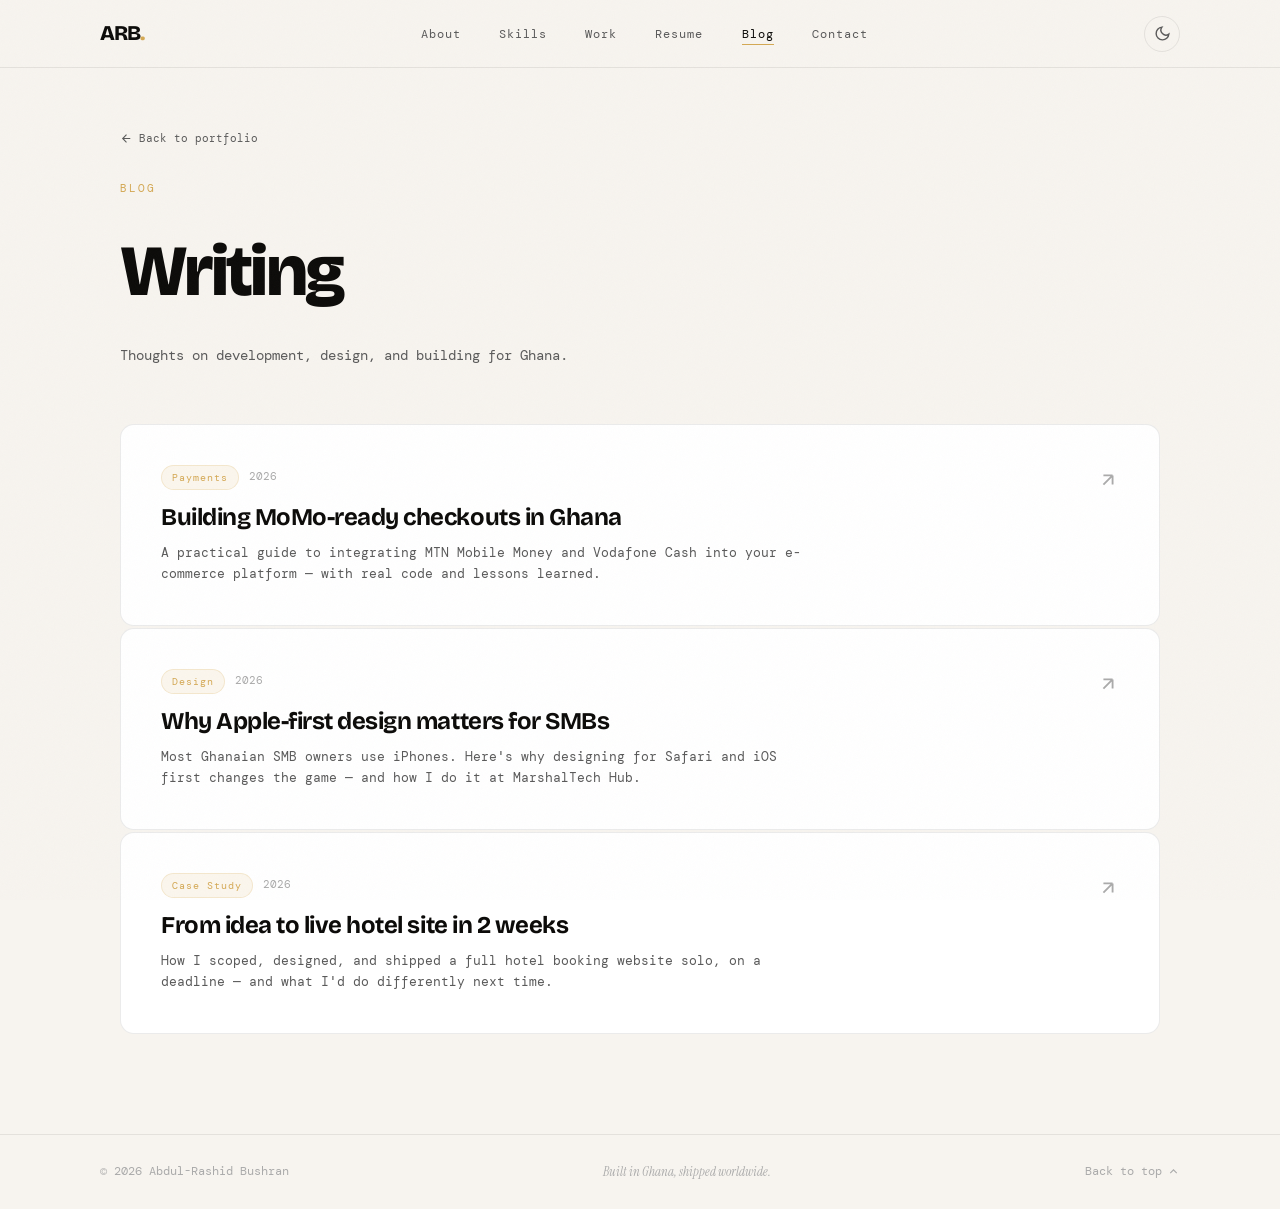
<file: index.html>
<!DOCTYPE html>
<html lang="en" data-theme="dark">
<head>
  <meta charset="UTF-8">
  <meta name="viewport" content="width=device-width, initial-scale=1.0">
  <title>Blog — Abdul-Rashid Bushran</title>
  <meta name="description" content="Writing about full-stack development, MoMo payments, Apple-first design, and building for Ghanaian businesses.">
  <link rel="preconnect" href="https://fonts.googleapis.com">
  <link rel="preconnect" href="https://fonts.gstatic.com" crossorigin>
  <link href="https://fonts.googleapis.com/css2?family=Bricolage+Grotesque:opsz,wdth,wght@12..96,75..100,400;12..96,75..100,600;12..96,75..100,800&family=DM+Mono:ital,wght@0,300;0,400;0,500;1,300&family=Instrument+Serif:ital@1&display=swap" rel="stylesheet">
  <link rel="stylesheet" href="../styles.css">
  <style>
    .blog-page { min-height: 100vh; padding: calc(var(--nav-h) + 60px) var(--pad) 100px; }
    .blog-page .container { max-width: var(--max-w); margin: 0 auto; }
    .blog-page-header { margin-bottom: 56px; }
    .back-link {
      display: inline-flex; align-items: center; gap: 6px;
      font-family: var(--f-mono); font-size: 11px; color: var(--text-muted);
      text-decoration: none; margin-bottom: 32px; transition: color .2s;
    }
    .back-link:hover { color: var(--accent); }
    .blog-page-title {
      font-family: var(--f-display); font-size: clamp(36px,6vw,72px);
      font-weight: 800; letter-spacing: -.04em; margin-bottom: 12px;
    }
    .blog-page-sub { color: var(--text-muted); font-size: 14px; font-family: var(--f-mono); }
    .blog-list { display: flex; flex-direction: column; gap: 2px; }
    .bl-card {
      display: grid; grid-template-columns: 1fr auto;
      align-items: start; gap: 24px;
      background: var(--surface); border: 1px solid var(--border);
      border-radius: var(--radius); padding: clamp(24px,4vw,40px);
      text-decoration: none; transition: border-color .25s, background .25s;
    }
    .bl-card:hover { border-color: var(--accent); background: var(--surface-2); }
    .bl-card-meta { display: flex; align-items: center; gap: 10px; margin-bottom: 12px; flex-wrap: wrap; }
    .bl-card-tag {
      font-family: var(--f-mono); font-size: 10px; letter-spacing: .1em;
      padding: 3px 10px; border-radius: 99px;
      background: var(--accent-glow); color: var(--accent);
      border: 1px solid rgba(212,168,83,.2);
    }
    .bl-card-date { font-family: var(--f-mono); font-size: 10.5px; color: var(--text-dim); }
    .bl-card-title {
      font-family: var(--f-display); font-size: clamp(18px,2.5vw,24px);
      font-weight: 700; letter-spacing: -.02em; color: var(--text);
      margin-bottom: 10px; line-height: 1.25;
    }
    .bl-card-excerpt { font-size: 13px; color: var(--text-muted); line-height: 1.65; max-width: 640px; }
    .bl-arrow {
      color: var(--text-dim); flex-shrink: 0;
      transition: color .2s, transform .2s;
      margin-top: 4px;
    }
    .bl-card:hover .bl-arrow { color: var(--accent); transform: translate(4px,-4px); }
    @media (max-width: 560px) { .bl-card { grid-template-columns: 1fr; } .bl-arrow { display: none; } }
  </style>
</head>
<body>
  <nav class="nav scrolled" role="navigation" aria-label="Main navigation">
    <div class="nav-inner">
      <a href="../index.html" class="nav-logo" aria-label="Abdul-Rashid Bushran — home">
        ARB<span class="nav-logo-dot">.</span>
      </a>
      <ul class="nav-links" role="list">
        <li><a href="../index.html#about">About</a></li>
        <li><a href="../index.html#skills">Skills</a></li>
        <li><a href="../index.html#projects">Work</a></li>
        <li><a href="../index.html#resume">Resume</a></li>
        <li><a href="../blog/index.html" class="active">Blog</a></li>
        <li><a href="../index.html#contact">Contact</a></li>
      </ul>
      <div class="nav-actions">
        <button class="theme-toggle" id="themeToggle" aria-label="Toggle dark/light mode">
          <svg class="icon-sun" width="17" height="17" viewBox="0 0 24 24" fill="none" stroke="currentColor" stroke-width="2" aria-hidden="true"><circle cx="12" cy="12" r="5"/><line x1="12" y1="1" x2="12" y2="3"/><line x1="12" y1="21" x2="12" y2="23"/><line x1="4.22" y1="4.22" x2="5.64" y2="5.64"/><line x1="18.36" y1="18.36" x2="19.78" y2="19.78"/><line x1="1" y1="12" x2="3" y2="12"/><line x1="21" y1="12" x2="23" y2="12"/><line x1="4.22" y1="19.78" x2="5.64" y2="18.36"/><line x1="18.36" y1="5.64" x2="19.78" y2="4.22"/></svg>
          <svg class="icon-moon" width="17" height="17" viewBox="0 0 24 24" fill="none" stroke="currentColor" stroke-width="2" aria-hidden="true"><path d="M21 12.79A9 9 0 1 1 11.21 3 7 7 0 0 0 21 12.79z"/></svg>
        </button>
      </div>
    </div>
  </nav>

  <main class="blog-page">
    <div class="container">
      <div class="blog-page-header">
        <a href="../index.html" class="back-link">
          <svg width="13" height="13" viewBox="0 0 24 24" fill="none" stroke="currentColor" stroke-width="2"><path d="M19 12H5M12 5l-7 7 7 7"/></svg>
          Back to portfolio
        </a>
        <span class="section-label">Blog</span>
        <h1 class="blog-page-title reveal">Writing</h1>
        <p class="blog-page-sub">Thoughts on development, design, and building for Ghana.</p>
      </div>

      <div class="blog-list">

        <a href="momo-checkout.html" class="bl-card reveal">
          <div>
            <div class="bl-card-meta">
              <span class="bl-card-tag">Payments</span>
              <span class="bl-card-date">2026</span>
            </div>
            <h2 class="bl-card-title">Building MoMo-ready checkouts in Ghana</h2>
            <p class="bl-card-excerpt">A practical guide to integrating MTN Mobile Money and Vodafone Cash into your e-commerce platform — with real code and lessons learned.</p>
          </div>
          <svg class="bl-arrow" width="22" height="22" viewBox="0 0 24 24" fill="none" stroke="currentColor" stroke-width="2"><path d="M7 17L17 7M17 7H7M17 7v10"/></svg>
        </a>

        <a href="apple-first-design.html" class="bl-card reveal">
          <div>
            <div class="bl-card-meta">
              <span class="bl-card-tag">Design</span>
              <span class="bl-card-date">2026</span>
            </div>
            <h2 class="bl-card-title">Why Apple-first design matters for SMBs</h2>
            <p class="bl-card-excerpt">Most Ghanaian SMB owners use iPhones. Here's why designing for Safari and iOS first changes the game — and how I do it at MarshalTech Hub.</p>
          </div>
          <svg class="bl-arrow" width="22" height="22" viewBox="0 0 24 24" fill="none" stroke="currentColor" stroke-width="2"><path d="M7 17L17 7M17 7H7M17 7v10"/></svg>
        </a>

        <a href="hotel-site-2-weeks.html" class="bl-card reveal">
          <div>
            <div class="bl-card-meta">
              <span class="bl-card-tag">Case Study</span>
              <span class="bl-card-date">2026</span>
            </div>
            <h2 class="bl-card-title">From idea to live hotel site in 2 weeks</h2>
            <p class="bl-card-excerpt">How I scoped, designed, and shipped a full hotel booking website solo, on a deadline — and what I'd do differently next time.</p>
          </div>
          <svg class="bl-arrow" width="22" height="22" viewBox="0 0 24 24" fill="none" stroke="currentColor" stroke-width="2"><path d="M7 17L17 7M17 7H7M17 7v10"/></svg>
        </a>

      </div>
    </div>
  </main>

  <footer class="footer" role="contentinfo">
    <div class="footer-inner">
      <span class="footer-copy">© <span id="yr"></span> Abdul-Rashid Bushran</span>
      <span class="footer-line">Built in Ghana, shipped worldwide.</span>
      <a href="../index.html#hero" class="back-top">
        Back to top
        <svg width="13" height="13" viewBox="0 0 24 24" fill="none" stroke="currentColor" stroke-width="2"><path d="M18 15l-6-6-6 6"/></svg>
      </a>
    </div>
  </footer>

  <script>
    'use strict';
    const html = document.documentElement;
    const themeToggle = document.getElementById('themeToggle');
    function applyTheme(t) { html.setAttribute('data-theme', t); localStorage.setItem('arb-theme', t); }
    (function(){ const s = localStorage.getItem('arb-theme'), p = window.matchMedia('(prefers-color-scheme: dark)').matches; applyTheme(s||(p?'dark':'light')); })();
    themeToggle.addEventListener('click', () => applyTheme(html.dataset.theme === 'dark' ? 'light' : 'dark'));
    document.getElementById('yr').textContent = new Date().getFullYear();
    const obs = new IntersectionObserver(entries => { entries.forEach(e => { if(e.isIntersecting){ e.target.classList.add('on'); obs.unobserve(e.target); } }); }, {threshold:.1});
    document.querySelectorAll('.reveal').forEach(el => obs.observe(el));
  </script>
</body>
</html>
</file>
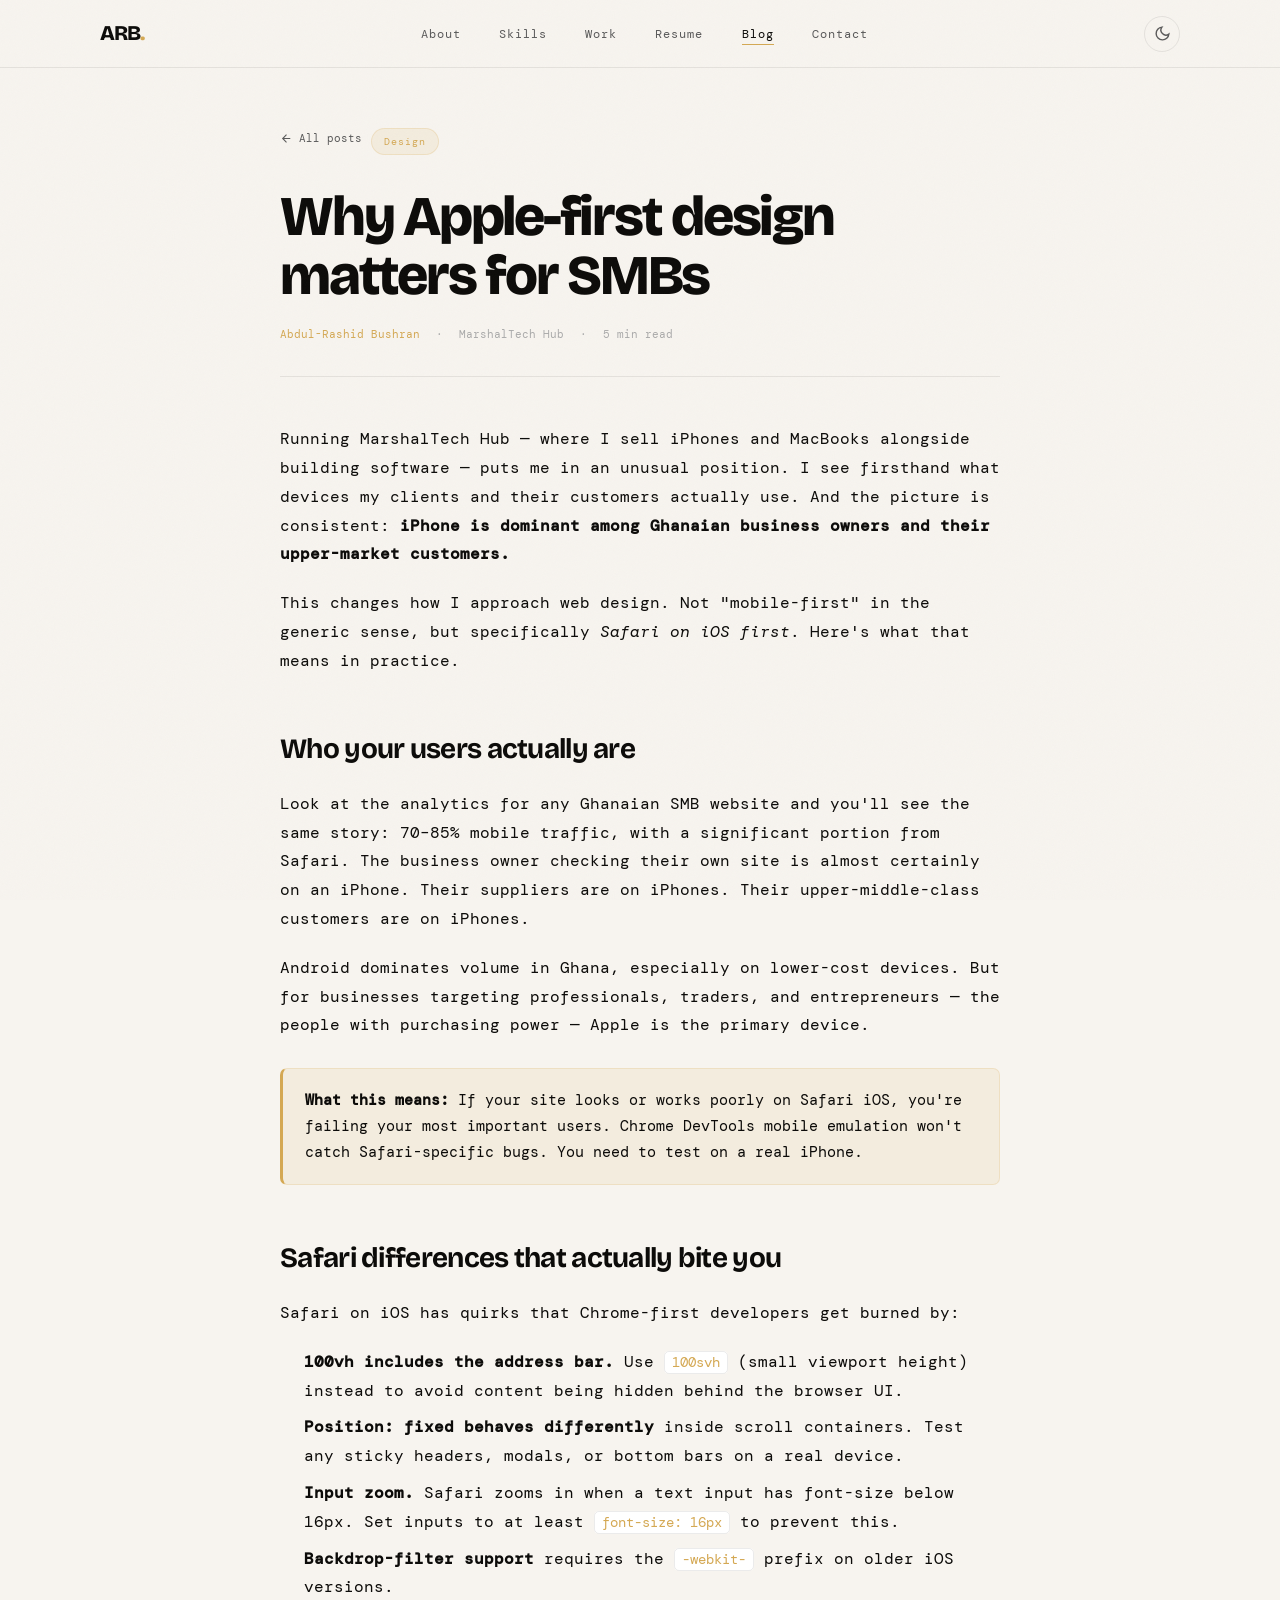
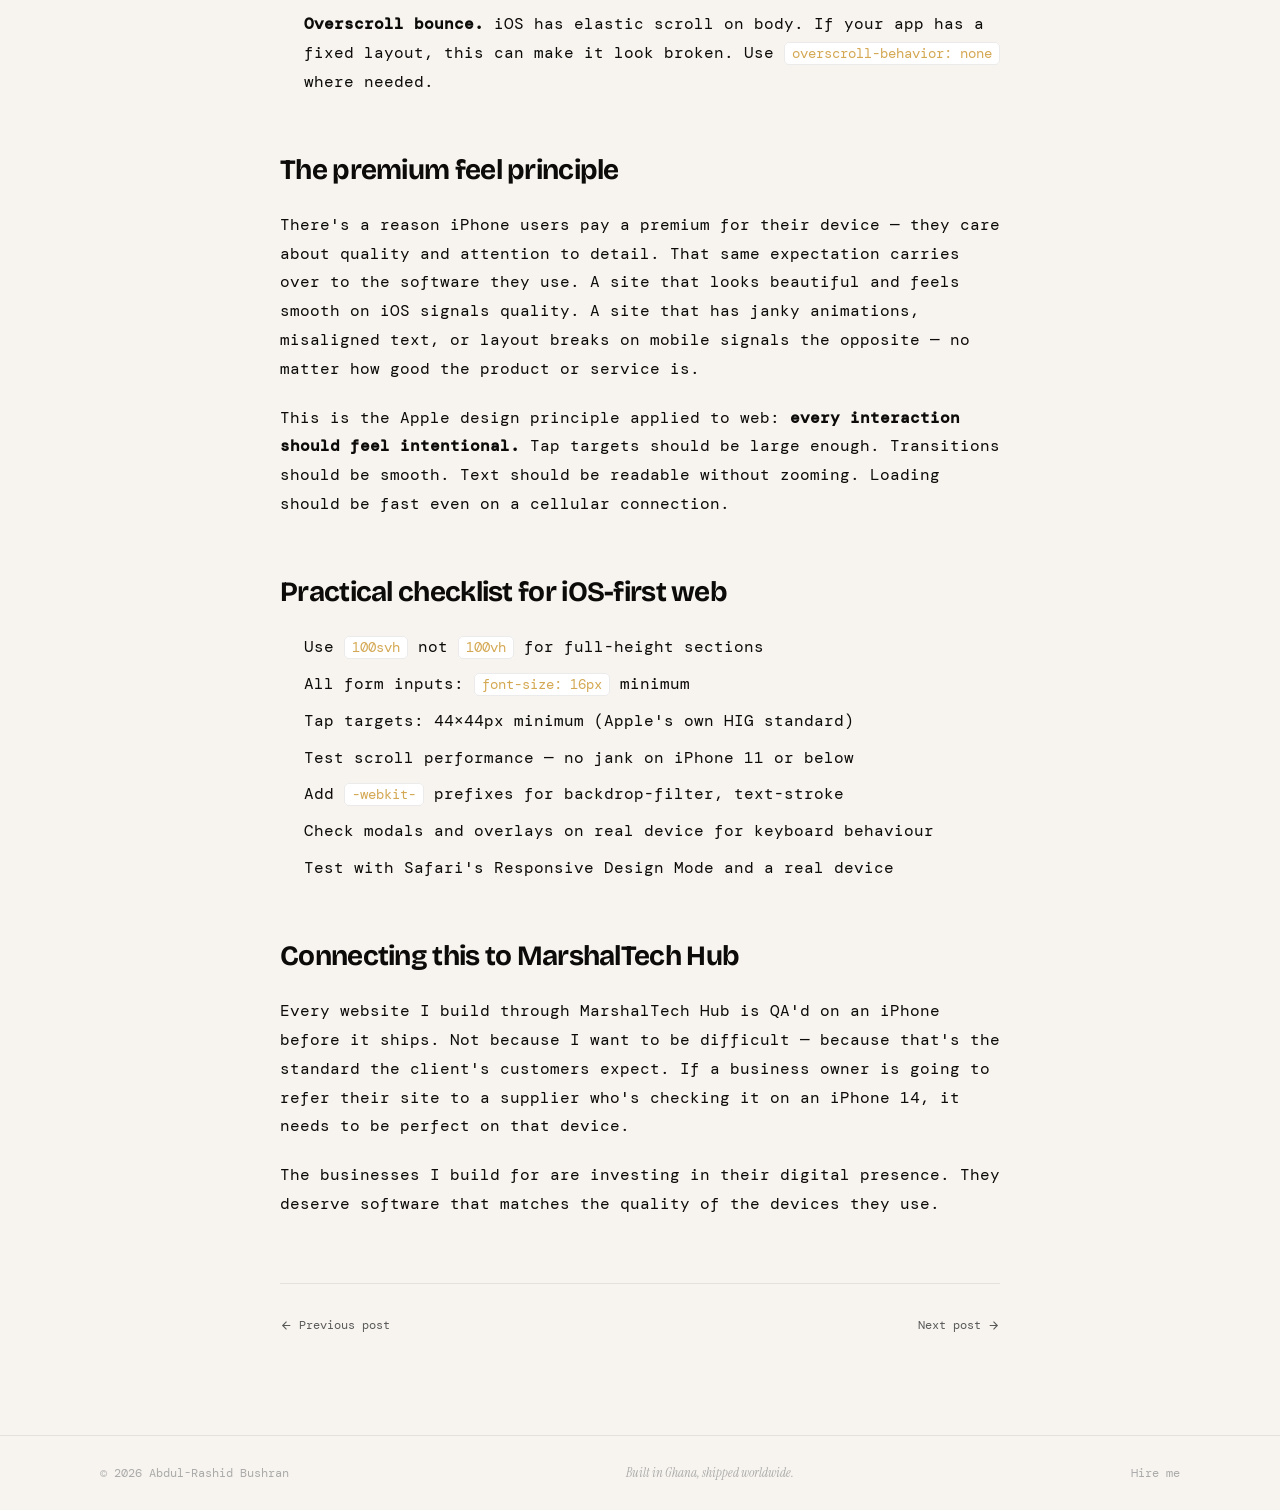
<file: apple-first-design.html>
<!DOCTYPE html>
<html lang="en" data-theme="dark">
<head>
  <meta charset="UTF-8">
  <meta name="viewport" content="width=device-width, initial-scale=1.0">
  <title>Why Apple-first design matters for SMBs — Abdul-Rashid Bushran</title>
  <meta name="description" content="Most Ghanaian SMB owners use iPhones. Here's why designing for Safari and iOS first changes the game.">
  <link rel="preconnect" href="https://fonts.googleapis.com">
  <link rel="preconnect" href="https://fonts.gstatic.com" crossorigin>
  <link href="https://fonts.googleapis.com/css2?family=Bricolage+Grotesque:opsz,wdth,wght@12..96,75..100,400;12..96,75..100,600;12..96,75..100,800&family=DM+Mono:ital,wght@0,300;0,400;0,500;1,300&family=Instrument+Serif:ital@1&display=swap" rel="stylesheet">
  <link rel="stylesheet" href="../styles.css">
  <style>
    .post-page { min-height: 100vh; padding: calc(var(--nav-h) + 60px) var(--pad) 100px; }
    .post-container { max-width: 720px; margin: 0 auto; }
    .back-link {
      display: inline-flex; align-items: center; gap: 6px;
      font-family: var(--f-mono); font-size: 11px; color: var(--text-muted);
      text-decoration: none; margin-bottom: 40px; transition: color .2s;
    }
    .back-link:hover { color: var(--accent); }
    .post-tag {
      display: inline-block; font-family: var(--f-mono); font-size: 10px;
      letter-spacing: .1em; padding: 4px 12px; border-radius: 99px;
      background: var(--accent-glow); color: var(--accent);
      border: 1px solid rgba(212,168,83,.2); margin-bottom: 20px;
    }
    .post-title {
      font-family: var(--f-display); font-size: clamp(32px,5.5vw,56px);
      font-weight: 800; letter-spacing: -.04em; line-height: 1.05; margin-bottom: 20px;
    }
    .post-meta {
      display: flex; align-items: center; gap: 16px;
      font-family: var(--f-mono); font-size: 11px; color: var(--text-dim);
      margin-bottom: 48px; padding-bottom: 32px;
      border-bottom: 1px solid var(--border); flex-wrap: wrap;
    }
    .post-meta-author { color: var(--accent); }
    .post-body { font-size: 16px; line-height: 1.8; color: var(--text); }
    .post-body h2 { font-family: var(--f-display); font-size: clamp(22px,3vw,28px); font-weight: 700; letter-spacing: -.025em; margin: 48px 0 16px; }
    .post-body h3 { font-family: var(--f-display); font-size: 18px; font-weight: 600; margin: 32px 0 12px; }
    .post-body p { margin-bottom: 20px; }
    .post-body strong { color: var(--text); font-weight: 600; }
    .post-body ul, .post-body ol { margin: 0 0 20px 24px; }
    .post-body li { margin-bottom: 8px; }
    .post-body code {
      font-family: var(--f-mono); font-size: 13.5px;
      background: var(--surface); border: 1px solid var(--border);
      border-radius: 5px; padding: 2px 7px; color: var(--accent);
    }
    .post-callout {
      background: var(--accent-glow); border: 1px solid rgba(212,168,83,.2);
      border-left: 3px solid var(--accent); border-radius: var(--radius-sm);
      padding: 18px 22px; margin: 28px 0; font-size: 14.5px;
    }
    .post-footer {
      margin-top: 64px; padding-top: 32px; border-top: 1px solid var(--border);
      display: flex; justify-content: space-between; align-items: center; flex-wrap: wrap; gap: 16px;
    }
    .post-footer-nav a {
      font-family: var(--f-mono); font-size: 11.5px; color: var(--text-muted);
      text-decoration: none; display: flex; align-items: center; gap: 6px; transition: color .2s;
    }
    .post-footer-nav a:hover { color: var(--accent); }
  </style>
</head>
<body>
  <nav class="nav scrolled" role="navigation" aria-label="Main navigation">
    <div class="nav-inner">
      <a href="../index.html" class="nav-logo" aria-label="Abdul-Rashid Bushran — home">
        ARB<span class="nav-logo-dot">.</span>
      </a>
      <ul class="nav-links" role="list">
        <li><a href="../index.html#about">About</a></li>
        <li><a href="../index.html#skills">Skills</a></li>
        <li><a href="../index.html#projects">Work</a></li>
        <li><a href="../index.html#resume">Resume</a></li>
        <li><a href="index.html" class="active">Blog</a></li>
        <li><a href="../index.html#contact">Contact</a></li>
      </ul>
      <div class="nav-actions">
        <button class="theme-toggle" id="themeToggle" aria-label="Toggle dark/light mode">
          <svg class="icon-sun" width="17" height="17" viewBox="0 0 24 24" fill="none" stroke="currentColor" stroke-width="2"><circle cx="12" cy="12" r="5"/><line x1="12" y1="1" x2="12" y2="3"/><line x1="12" y1="21" x2="12" y2="23"/><line x1="4.22" y1="4.22" x2="5.64" y2="5.64"/><line x1="18.36" y1="18.36" x2="19.78" y2="19.78"/><line x1="1" y1="12" x2="3" y2="12"/><line x1="21" y1="12" x2="23" y2="12"/><line x1="4.22" y1="19.78" x2="5.64" y2="18.36"/><line x1="18.36" y1="5.64" x2="19.78" y2="4.22"/></svg>
          <svg class="icon-moon" width="17" height="17" viewBox="0 0 24 24" fill="none" stroke="currentColor" stroke-width="2"><path d="M21 12.79A9 9 0 1 1 11.21 3 7 7 0 0 0 21 12.79z"/></svg>
        </button>
      </div>
    </div>
  </nav>

  <main class="post-page">
    <div class="post-container">
      <a href="index.html" class="back-link">
        <svg width="13" height="13" viewBox="0 0 24 24" fill="none" stroke="currentColor" stroke-width="2"><path d="M19 12H5M12 5l-7 7 7 7"/></svg>
        All posts
      </a>

      <span class="post-tag">Design</span>
      <h1 class="post-title">Why Apple-first design matters for SMBs</h1>
      <div class="post-meta">
        <span class="post-meta-author">Abdul-Rashid Bushran</span>
        <span>·</span>
        <span>MarshalTech Hub</span>
        <span>·</span>
        <span>5 min read</span>
      </div>

      <div class="post-body">
        <p>
          Running MarshalTech Hub — where I sell iPhones and MacBooks alongside building software — puts me in an unusual position. I see firsthand what devices my clients and their customers actually use. And the picture is consistent: <strong>iPhone is dominant among Ghanaian business owners and their upper-market customers.</strong>
        </p>
        <p>
          This changes how I approach web design. Not "mobile-first" in the generic sense, but specifically <em>Safari on iOS first</em>. Here's what that means in practice.
        </p>

        <h2>Who your users actually are</h2>
        <p>
          Look at the analytics for any Ghanaian SMB website and you'll see the same story: 70–85% mobile traffic, with a significant portion from Safari. The business owner checking their own site is almost certainly on an iPhone. Their suppliers are on iPhones. Their upper-middle-class customers are on iPhones.
        </p>
        <p>
          Android dominates volume in Ghana, especially on lower-cost devices. But for businesses targeting professionals, traders, and entrepreneurs — the people with purchasing power — Apple is the primary device.
        </p>

        <div class="post-callout">
          <strong>What this means:</strong> If your site looks or works poorly on Safari iOS, you're failing your most important users. Chrome DevTools mobile emulation won't catch Safari-specific bugs. You need to test on a real iPhone.
        </div>

        <h2>Safari differences that actually bite you</h2>
        <p>
          Safari on iOS has quirks that Chrome-first developers get burned by:
        </p>
        <ul>
          <li><strong>100vh includes the address bar.</strong> Use <code>100svh</code> (small viewport height) instead to avoid content being hidden behind the browser UI.</li>
          <li><strong>Position: fixed behaves differently</strong> inside scroll containers. Test any sticky headers, modals, or bottom bars on a real device.</li>
          <li><strong>Input zoom.</strong> Safari zooms in when a text input has font-size below 16px. Set inputs to at least <code>font-size: 16px</code> to prevent this.</li>
          <li><strong>Backdrop-filter support</strong> requires the <code>-webkit-</code> prefix on older iOS versions.</li>
          <li><strong>Overscroll bounce.</strong> iOS has elastic scroll on body. If your app has a fixed layout, this can make it look broken. Use <code>overscroll-behavior: none</code> where needed.</li>
        </ul>

        <h2>The premium feel principle</h2>
        <p>
          There's a reason iPhone users pay a premium for their device — they care about quality and attention to detail. That same expectation carries over to the software they use. A site that looks beautiful and feels smooth on iOS signals quality. A site that has janky animations, misaligned text, or layout breaks on mobile signals the opposite — no matter how good the product or service is.
        </p>
        <p>
          This is the Apple design principle applied to web: <strong>every interaction should feel intentional.</strong> Tap targets should be large enough. Transitions should be smooth. Text should be readable without zooming. Loading should be fast even on a cellular connection.
        </p>

        <h2>Practical checklist for iOS-first web</h2>
        <ul>
          <li>Use <code>100svh</code> not <code>100vh</code> for full-height sections</li>
          <li>All form inputs: <code>font-size: 16px</code> minimum</li>
          <li>Tap targets: 44×44px minimum (Apple's own HIG standard)</li>
          <li>Test scroll performance — no jank on iPhone 11 or below</li>
          <li>Add <code>-webkit-</code> prefixes for backdrop-filter, text-stroke</li>
          <li>Check modals and overlays on real device for keyboard behaviour</li>
          <li>Test with Safari's Responsive Design Mode and a real device</li>
        </ul>

        <h2>Connecting this to MarshalTech Hub</h2>
        <p>
          Every website I build through MarshalTech Hub is QA'd on an iPhone before it ships. Not because I want to be difficult — because that's the standard the client's customers expect. If a business owner is going to refer their site to a supplier who's checking it on an iPhone 14, it needs to be perfect on that device.
        </p>
        <p>
          The businesses I build for are investing in their digital presence. They deserve software that matches the quality of the devices they use.
        </p>
      </div>

      <div class="post-footer">
        <div class="post-footer-nav">
          <a href="momo-checkout.html">
            <svg width="13" height="13" viewBox="0 0 24 24" fill="none" stroke="currentColor" stroke-width="2"><path d="M19 12H5M12 5l-7 7 7 7"/></svg>
            Previous post
          </a>
        </div>
        <div class="post-footer-nav">
          <a href="hotel-site-2-weeks.html">
            Next post
            <svg width="13" height="13" viewBox="0 0 24 24" fill="none" stroke="currentColor" stroke-width="2"><path d="M5 12h14M12 5l7 7-7 7"/></svg>
          </a>
        </div>
      </div>
    </div>
  </main>

  <footer class="footer" role="contentinfo">
    <div class="footer-inner">
      <span class="footer-copy">© <span id="yr"></span> Abdul-Rashid Bushran</span>
      <span class="footer-line">Built in Ghana, shipped worldwide.</span>
      <a href="../index.html#contact" class="back-top">Hire me</a>
    </div>
  </footer>

  <script>
    'use strict';
    const html = document.documentElement;
    const themeToggle = document.getElementById('themeToggle');
    function applyTheme(t) { html.setAttribute('data-theme', t); localStorage.setItem('arb-theme', t); }
    (function(){ const s = localStorage.getItem('arb-theme'), p = window.matchMedia('(prefers-color-scheme: dark)').matches; applyTheme(s||(p?'dark':'light')); })();
    themeToggle.addEventListener('click', () => applyTheme(html.dataset.theme === 'dark' ? 'light' : 'dark'));
    document.getElementById('yr').textContent = new Date().getFullYear();
  </script>
</body>
</html>
</file>
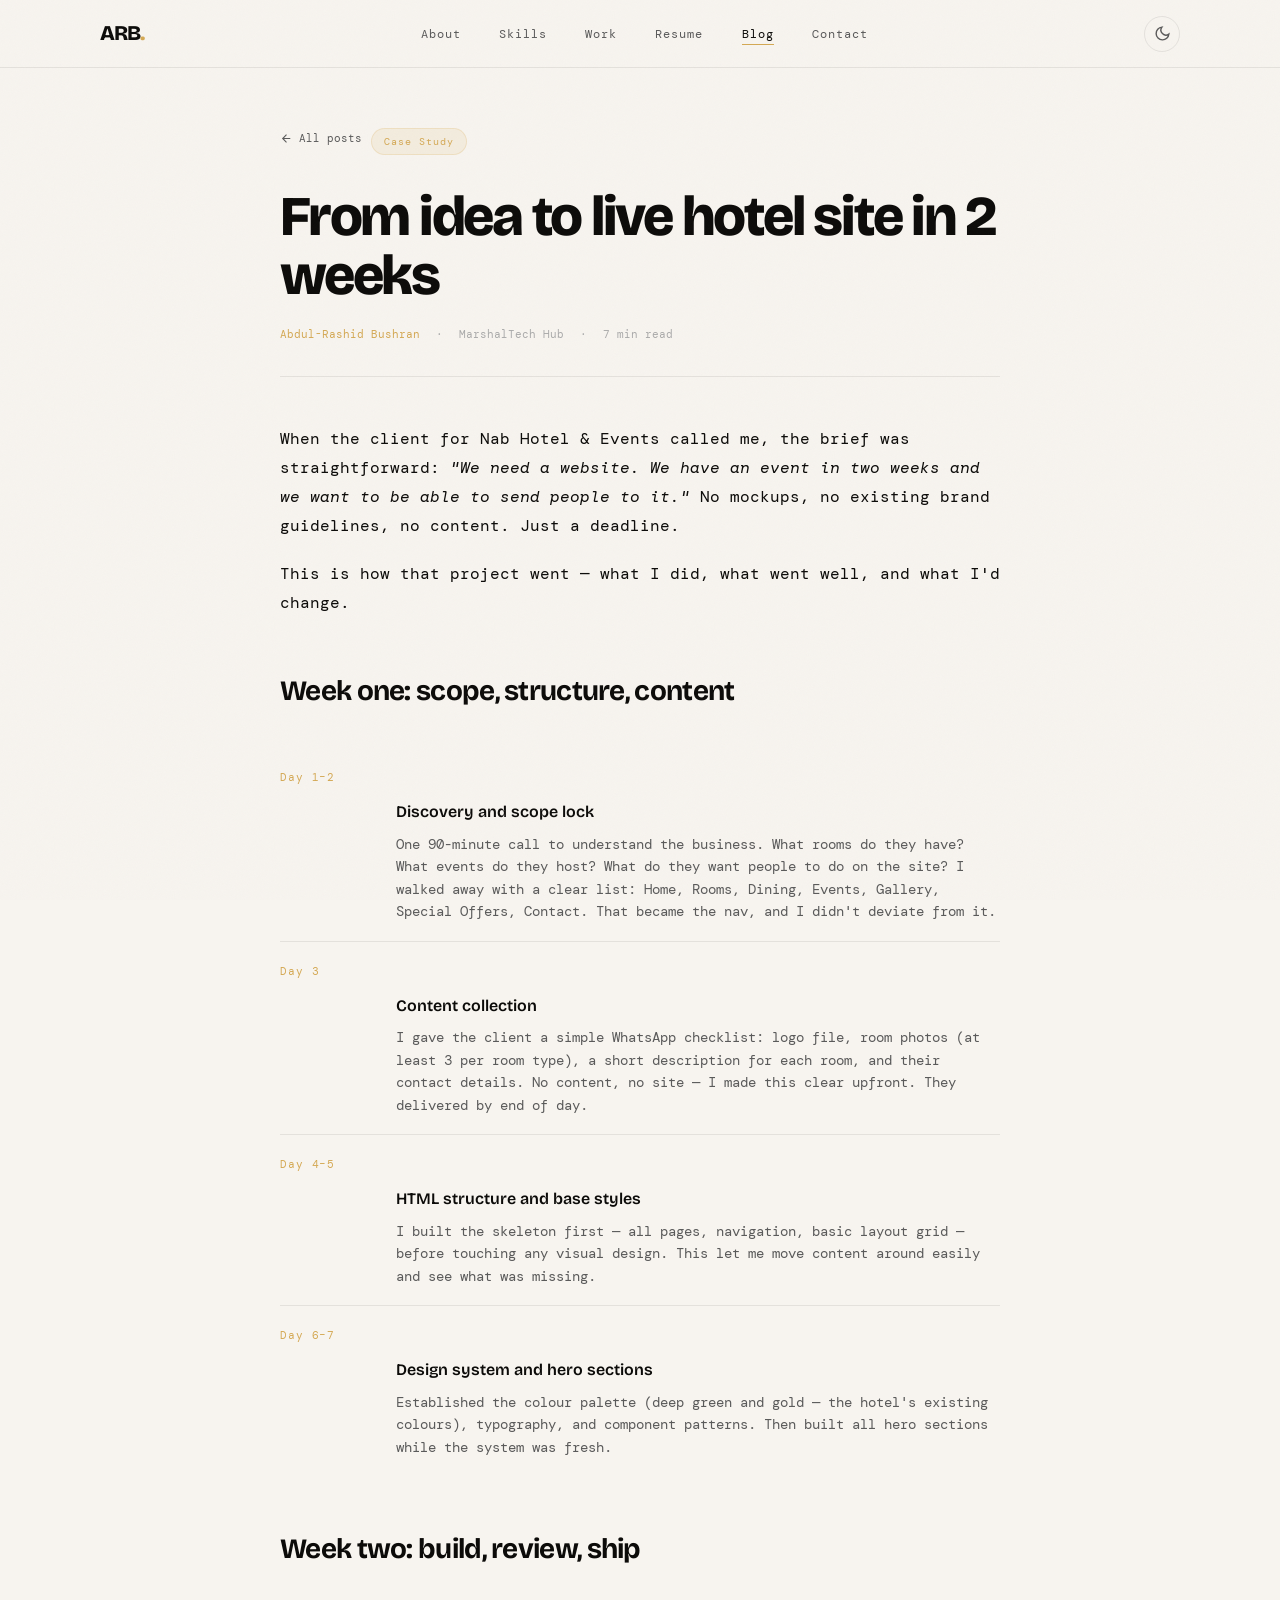
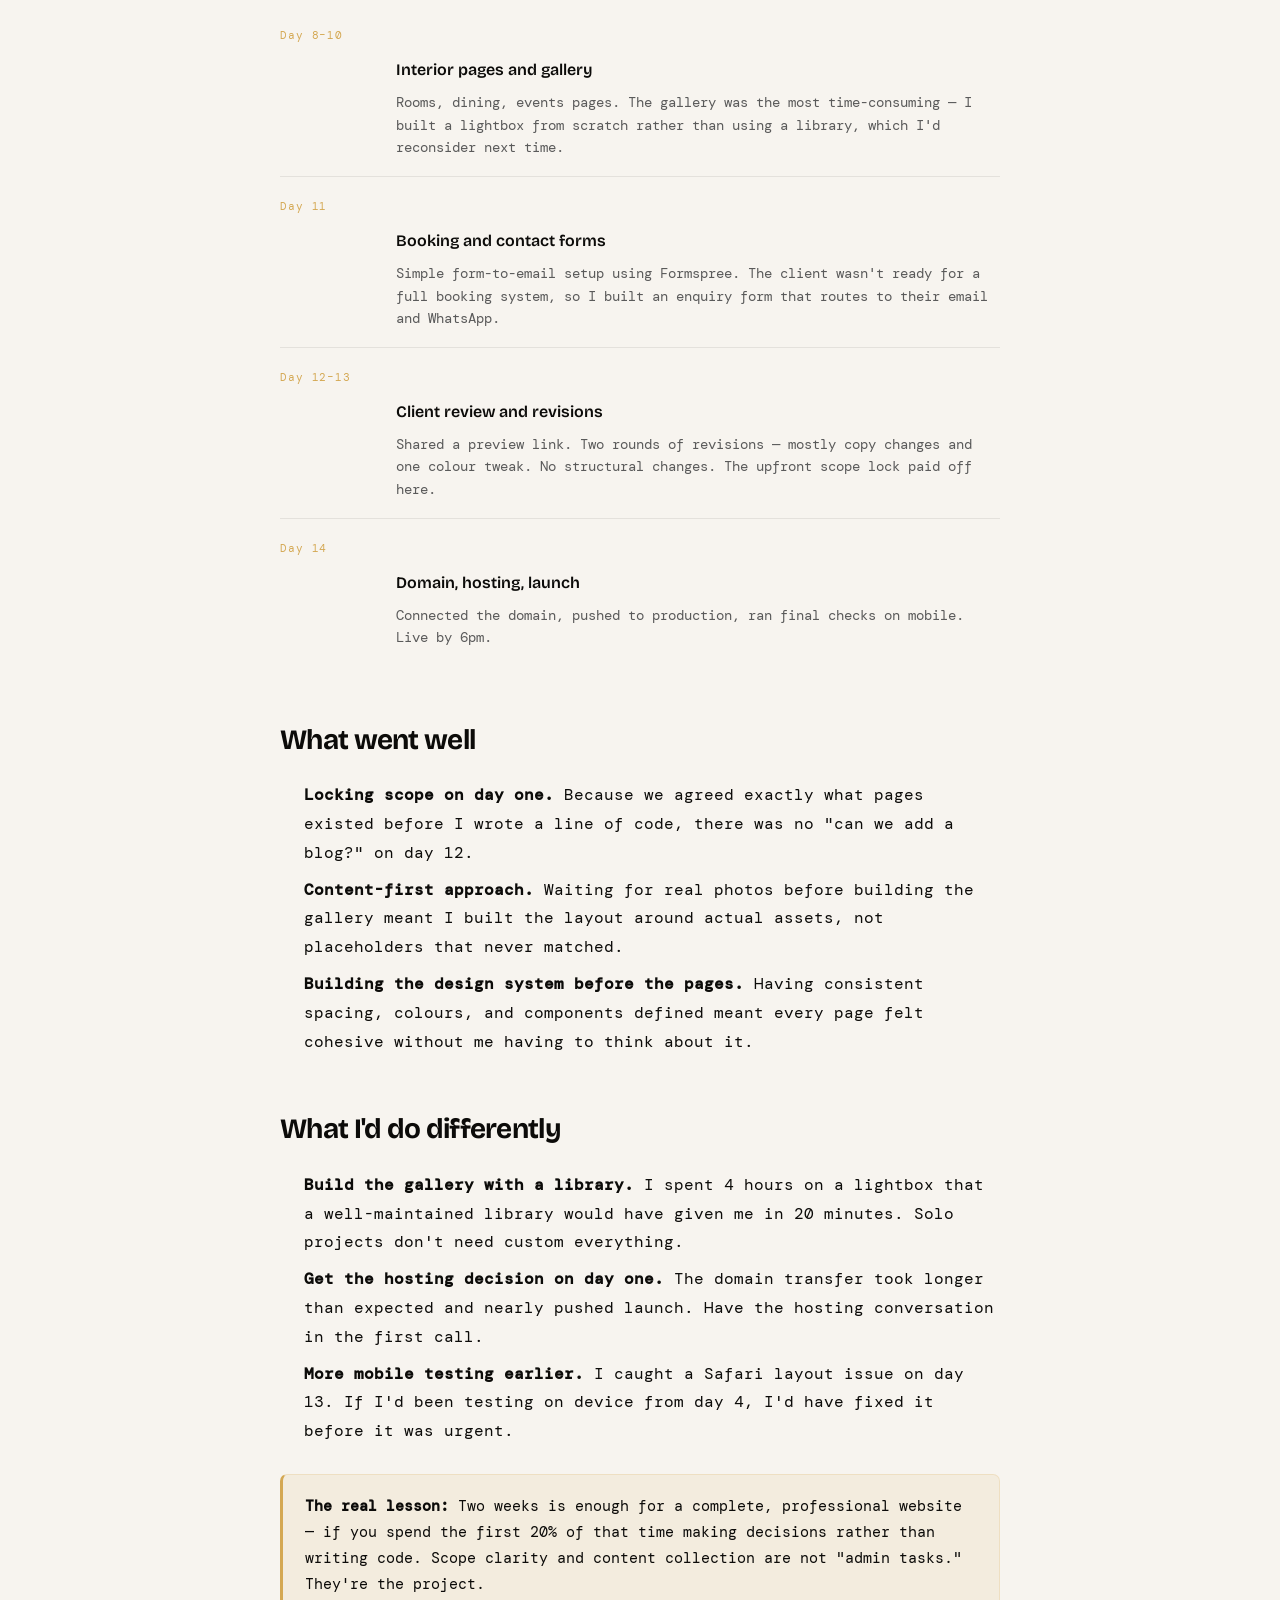
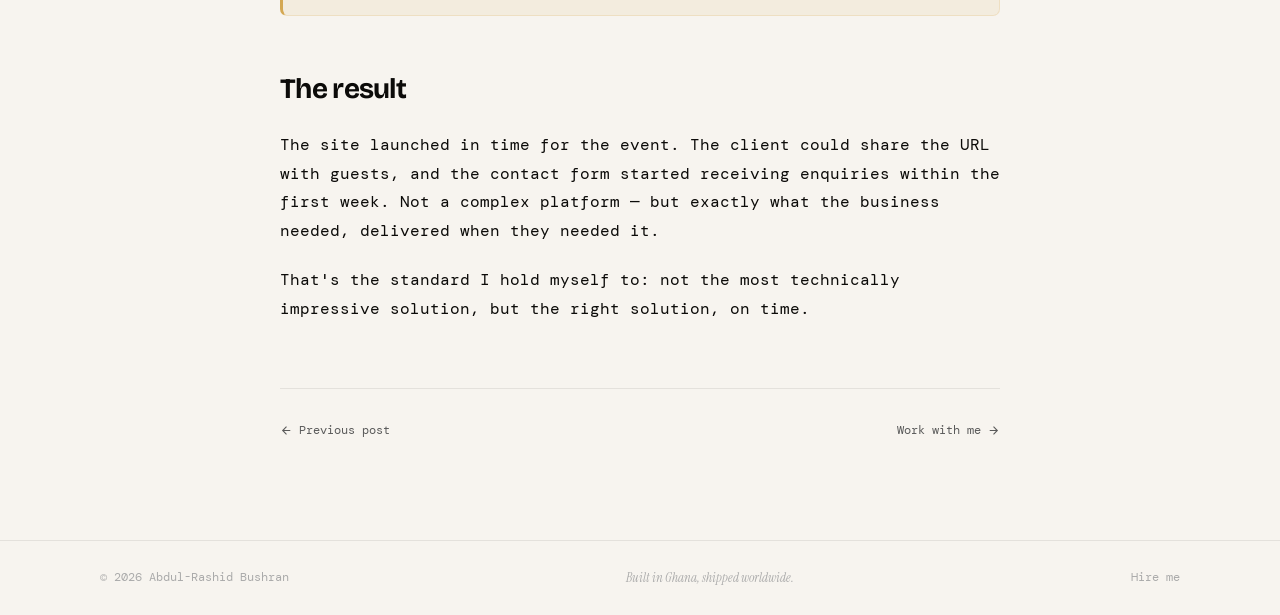
<file: hotel-site-2-weeks.html>
<!DOCTYPE html>
<html lang="en" data-theme="dark">
<head>
  <meta charset="UTF-8">
  <meta name="viewport" content="width=device-width, initial-scale=1.0">
  <title>From idea to live hotel site in 2 weeks — Abdul-Rashid Bushran</title>
  <meta name="description" content="How I scoped, designed, and shipped a full hotel booking website solo, on a deadline.">
  <link rel="preconnect" href="https://fonts.googleapis.com">
  <link rel="preconnect" href="https://fonts.gstatic.com" crossorigin>
  <link href="https://fonts.googleapis.com/css2?family=Bricolage+Grotesque:opsz,wdth,wght@12..96,75..100,400;12..96,75..100,600;12..96,75..100,800&family=DM+Mono:ital,wght@0,300;0,400;0,500;1,300&family=Instrument+Serif:ital@1&display=swap" rel="stylesheet">
  <link rel="stylesheet" href="../styles.css">
  <style>
    .post-page { min-height: 100vh; padding: calc(var(--nav-h) + 60px) var(--pad) 100px; }
    .post-container { max-width: 720px; margin: 0 auto; }
    .back-link {
      display: inline-flex; align-items: center; gap: 6px;
      font-family: var(--f-mono); font-size: 11px; color: var(--text-muted);
      text-decoration: none; margin-bottom: 40px; transition: color .2s;
    }
    .back-link:hover { color: var(--accent); }
    .post-tag {
      display: inline-block; font-family: var(--f-mono); font-size: 10px;
      letter-spacing: .1em; padding: 4px 12px; border-radius: 99px;
      background: var(--accent-glow); color: var(--accent);
      border: 1px solid rgba(212,168,83,.2); margin-bottom: 20px;
    }
    .post-title {
      font-family: var(--f-display); font-size: clamp(32px,5.5vw,56px);
      font-weight: 800; letter-spacing: -.04em; line-height: 1.05; margin-bottom: 20px;
    }
    .post-meta {
      display: flex; align-items: center; gap: 16px;
      font-family: var(--f-mono); font-size: 11px; color: var(--text-dim);
      margin-bottom: 48px; padding-bottom: 32px;
      border-bottom: 1px solid var(--border); flex-wrap: wrap;
    }
    .post-meta-author { color: var(--accent); }
    .post-body { font-size: 16px; line-height: 1.8; color: var(--text); }
    .post-body h2 { font-family: var(--f-display); font-size: clamp(22px,3vw,28px); font-weight: 700; letter-spacing: -.025em; margin: 48px 0 16px; }
    .post-body h3 { font-family: var(--f-display); font-size: 18px; font-weight: 600; margin: 32px 0 12px; }
    .post-body p { margin-bottom: 20px; }
    .post-body strong { color: var(--text); font-weight: 600; }
    .post-body em { font-style: italic; }
    .post-body ul, .post-body ol { margin: 0 0 20px 24px; }
    .post-body li { margin-bottom: 8px; }
    .post-body code {
      font-family: var(--f-mono); font-size: 13.5px;
      background: var(--surface); border: 1px solid var(--border);
      border-radius: 5px; padding: 2px 7px; color: var(--accent);
    }
    .post-callout {
      background: var(--accent-glow); border: 1px solid rgba(212,168,83,.2);
      border-left: 3px solid var(--accent); border-radius: var(--radius-sm);
      padding: 18px 22px; margin: 28px 0; font-size: 14.5px;
    }
    .timeline-block {
      display: grid; gap: 0;
      margin: 32px 0;
    }
    .tl-week {
      display: grid; grid-template-columns: 100px 1fr;
      gap: 16px; padding: 18px 0;
      border-bottom: 1px solid var(--border);
    }
    .tl-week:last-child { border-bottom: none; }
    .tl-week-label {
      font-family: var(--f-mono); font-size: 11px; color: var(--accent);
      letter-spacing: .08em; padding-top: 2px;
    }
    .tl-week-content h3 { font-family: var(--f-display); font-size: 16px; font-weight: 600; margin-bottom: 6px; }
    .tl-week-content p { font-size: 14px; color: var(--text-muted); margin: 0; line-height: 1.6; }
    .post-footer {
      margin-top: 64px; padding-top: 32px; border-top: 1px solid var(--border);
      display: flex; justify-content: space-between; align-items: center; flex-wrap: wrap; gap: 16px;
    }
    .post-footer-nav a {
      font-family: var(--f-mono); font-size: 11.5px; color: var(--text-muted);
      text-decoration: none; display: flex; align-items: center; gap: 6px; transition: color .2s;
    }
    .post-footer-nav a:hover { color: var(--accent); }
  </style>
</head>
<body>
  <nav class="nav scrolled" role="navigation" aria-label="Main navigation">
    <div class="nav-inner">
      <a href="../index.html" class="nav-logo" aria-label="Abdul-Rashid Bushran — home">
        ARB<span class="nav-logo-dot">.</span>
      </a>
      <ul class="nav-links" role="list">
        <li><a href="../index.html#about">About</a></li>
        <li><a href="../index.html#skills">Skills</a></li>
        <li><a href="../index.html#projects">Work</a></li>
        <li><a href="../index.html#resume">Resume</a></li>
        <li><a href="index.html" class="active">Blog</a></li>
        <li><a href="../index.html#contact">Contact</a></li>
      </ul>
      <div class="nav-actions">
        <button class="theme-toggle" id="themeToggle" aria-label="Toggle dark/light mode">
          <svg class="icon-sun" width="17" height="17" viewBox="0 0 24 24" fill="none" stroke="currentColor" stroke-width="2"><circle cx="12" cy="12" r="5"/><line x1="12" y1="1" x2="12" y2="3"/><line x1="12" y1="21" x2="12" y2="23"/><line x1="4.22" y1="4.22" x2="5.64" y2="5.64"/><line x1="18.36" y1="18.36" x2="19.78" y2="19.78"/><line x1="1" y1="12" x2="3" y2="12"/><line x1="21" y1="12" x2="23" y2="12"/><line x1="4.22" y1="19.78" x2="5.64" y2="18.36"/><line x1="18.36" y1="5.64" x2="19.78" y2="4.22"/></svg>
          <svg class="icon-moon" width="17" height="17" viewBox="0 0 24 24" fill="none" stroke="currentColor" stroke-width="2"><path d="M21 12.79A9 9 0 1 1 11.21 3 7 7 0 0 0 21 12.79z"/></svg>
        </button>
      </div>
    </div>
  </nav>

  <main class="post-page">
    <div class="post-container">
      <a href="index.html" class="back-link">
        <svg width="13" height="13" viewBox="0 0 24 24" fill="none" stroke="currentColor" stroke-width="2"><path d="M19 12H5M12 5l-7 7 7 7"/></svg>
        All posts
      </a>

      <span class="post-tag">Case Study</span>
      <h1 class="post-title">From idea to live hotel site in 2 weeks</h1>
      <div class="post-meta">
        <span class="post-meta-author">Abdul-Rashid Bushran</span>
        <span>·</span>
        <span>MarshalTech Hub</span>
        <span>·</span>
        <span>7 min read</span>
      </div>

      <div class="post-body">
        <p>
          When the client for Nab Hotel &amp; Events called me, the brief was straightforward: <em>"We need a website. We have an event in two weeks and we want to be able to send people to it."</em> No mockups, no existing brand guidelines, no content. Just a deadline.
        </p>
        <p>
          This is how that project went — what I did, what went well, and what I'd change.
        </p>

        <h2>Week one: scope, structure, content</h2>

        <div class="timeline-block">
          <div class="tl-week">
            <span class="tl-week-label">Day 1–2</span>
            <div class="tl-week-content">
              <h3>Discovery and scope lock</h3>
              <p>One 90-minute call to understand the business. What rooms do they have? What events do they host? What do they want people to do on the site? I walked away with a clear list: Home, Rooms, Dining, Events, Gallery, Special Offers, Contact. That became the nav, and I didn't deviate from it.</p>
            </div>
          </div>
          <div class="tl-week">
            <span class="tl-week-label">Day 3</span>
            <div class="tl-week-content">
              <h3>Content collection</h3>
              <p>I gave the client a simple WhatsApp checklist: logo file, room photos (at least 3 per room type), a short description for each room, and their contact details. No content, no site — I made this clear upfront. They delivered by end of day.</p>
            </div>
          </div>
          <div class="tl-week">
            <span class="tl-week-label">Day 4–5</span>
            <div class="tl-week-content">
              <h3>HTML structure and base styles</h3>
              <p>I built the skeleton first — all pages, navigation, basic layout grid — before touching any visual design. This let me move content around easily and see what was missing.</p>
            </div>
          </div>
          <div class="tl-week">
            <span class="tl-week-label">Day 6–7</span>
            <div class="tl-week-content">
              <h3>Design system and hero sections</h3>
              <p>Established the colour palette (deep green and gold — the hotel's existing colours), typography, and component patterns. Then built all hero sections while the system was fresh.</p>
            </div>
          </div>
        </div>

        <h2>Week two: build, review, ship</h2>

        <div class="timeline-block">
          <div class="tl-week">
            <span class="tl-week-label">Day 8–10</span>
            <div class="tl-week-content">
              <h3>Interior pages and gallery</h3>
              <p>Rooms, dining, events pages. The gallery was the most time-consuming — I built a lightbox from scratch rather than using a library, which I'd reconsider next time.</p>
            </div>
          </div>
          <div class="tl-week">
            <span class="tl-week-label">Day 11</span>
            <div class="tl-week-content">
              <h3>Booking and contact forms</h3>
              <p>Simple form-to-email setup using Formspree. The client wasn't ready for a full booking system, so I built an enquiry form that routes to their email and WhatsApp.</p>
            </div>
          </div>
          <div class="tl-week">
            <span class="tl-week-label">Day 12–13</span>
            <div class="tl-week-content">
              <h3>Client review and revisions</h3>
              <p>Shared a preview link. Two rounds of revisions — mostly copy changes and one colour tweak. No structural changes. The upfront scope lock paid off here.</p>
            </div>
          </div>
          <div class="tl-week">
            <span class="tl-week-label">Day 14</span>
            <div class="tl-week-content">
              <h3>Domain, hosting, launch</h3>
              <p>Connected the domain, pushed to production, ran final checks on mobile. Live by 6pm.</p>
            </div>
          </div>
        </div>

        <h2>What went well</h2>
        <ul>
          <li><strong>Locking scope on day one.</strong> Because we agreed exactly what pages existed before I wrote a line of code, there was no "can we add a blog?" on day 12.</li>
          <li><strong>Content-first approach.</strong> Waiting for real photos before building the gallery meant I built the layout around actual assets, not placeholders that never matched.</li>
          <li><strong>Building the design system before the pages.</strong> Having consistent spacing, colours, and components defined meant every page felt cohesive without me having to think about it.</li>
        </ul>

        <h2>What I'd do differently</h2>
        <ul>
          <li><strong>Build the gallery with a library.</strong> I spent 4 hours on a lightbox that a well-maintained library would have given me in 20 minutes. Solo projects don't need custom everything.</li>
          <li><strong>Get the hosting decision on day one.</strong> The domain transfer took longer than expected and nearly pushed launch. Have the hosting conversation in the first call.</li>
          <li><strong>More mobile testing earlier.</strong> I caught a Safari layout issue on day 13. If I'd been testing on device from day 4, I'd have fixed it before it was urgent.</li>
        </ul>

        <div class="post-callout">
          <strong>The real lesson:</strong> Two weeks is enough for a complete, professional website — if you spend the first 20% of that time making decisions rather than writing code. Scope clarity and content collection are not "admin tasks." They're the project.
        </div>

        <h2>The result</h2>
        <p>
          The site launched in time for the event. The client could share the URL with guests, and the contact form started receiving enquiries within the first week. Not a complex platform — but exactly what the business needed, delivered when they needed it.
        </p>
        <p>
          That's the standard I hold myself to: not the most technically impressive solution, but the right solution, on time.
        </p>
      </div>

      <div class="post-footer">
        <div class="post-footer-nav">
          <a href="apple-first-design.html">
            <svg width="13" height="13" viewBox="0 0 24 24" fill="none" stroke="currentColor" stroke-width="2"><path d="M19 12H5M12 5l-7 7 7 7"/></svg>
            Previous post
          </a>
        </div>
        <div class="post-footer-nav">
          <a href="../index.html#contact">
            Work with me
            <svg width="13" height="13" viewBox="0 0 24 24" fill="none" stroke="currentColor" stroke-width="2"><path d="M5 12h14M12 5l7 7-7 7"/></svg>
          </a>
        </div>
      </div>
    </div>
  </main>

  <footer class="footer" role="contentinfo">
    <div class="footer-inner">
      <span class="footer-copy">© <span id="yr"></span> Abdul-Rashid Bushran</span>
      <span class="footer-line">Built in Ghana, shipped worldwide.</span>
      <a href="../index.html#contact" class="back-top">Hire me</a>
    </div>
  </footer>

  <script>
    'use strict';
    const html = document.documentElement;
    const themeToggle = document.getElementById('themeToggle');
    function applyTheme(t) { html.setAttribute('data-theme', t); localStorage.setItem('arb-theme', t); }
    (function(){ const s = localStorage.getItem('arb-theme'), p = window.matchMedia('(prefers-color-scheme: dark)').matches; applyTheme(s||(p?'dark':'light')); })();
    themeToggle.addEventListener('click', () => applyTheme(html.dataset.theme === 'dark' ? 'light' : 'dark'));
    document.getElementById('yr').textContent = new Date().getFullYear();
  </script>
</body>
</html>
</file>
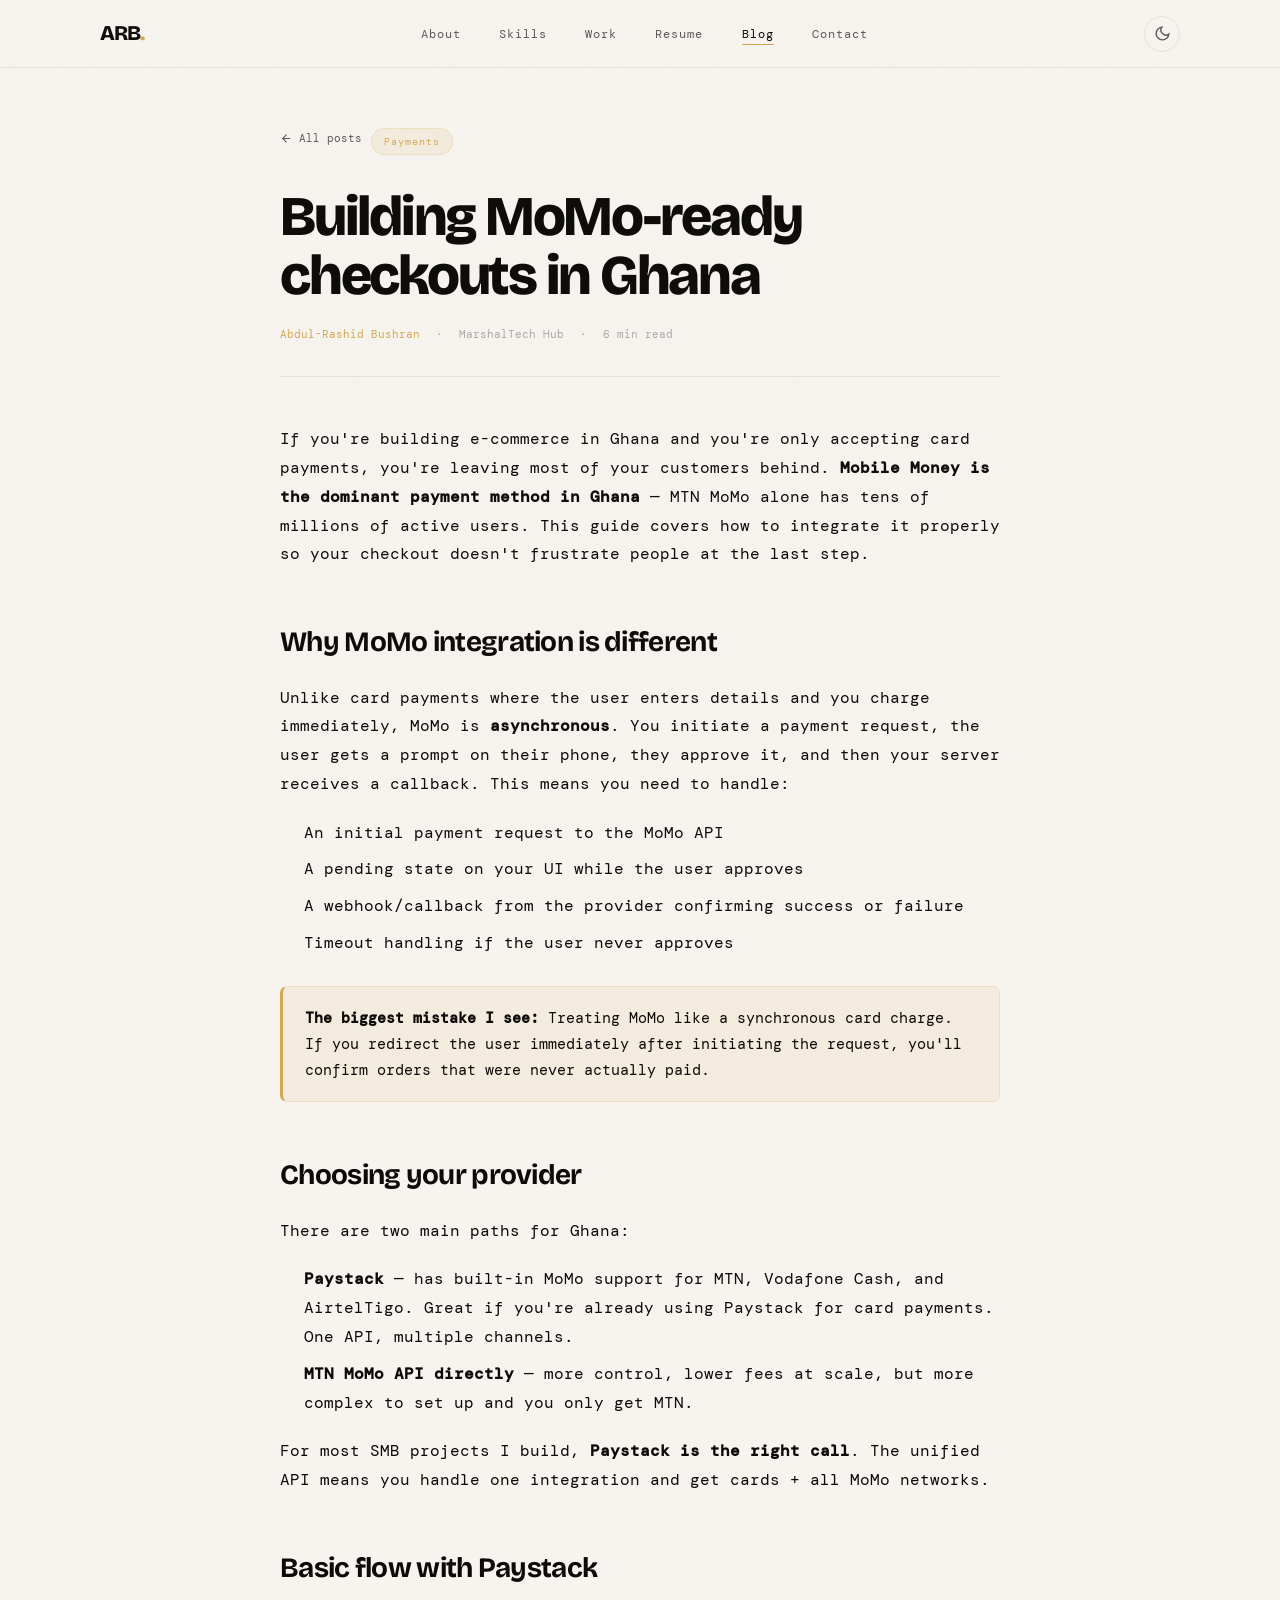
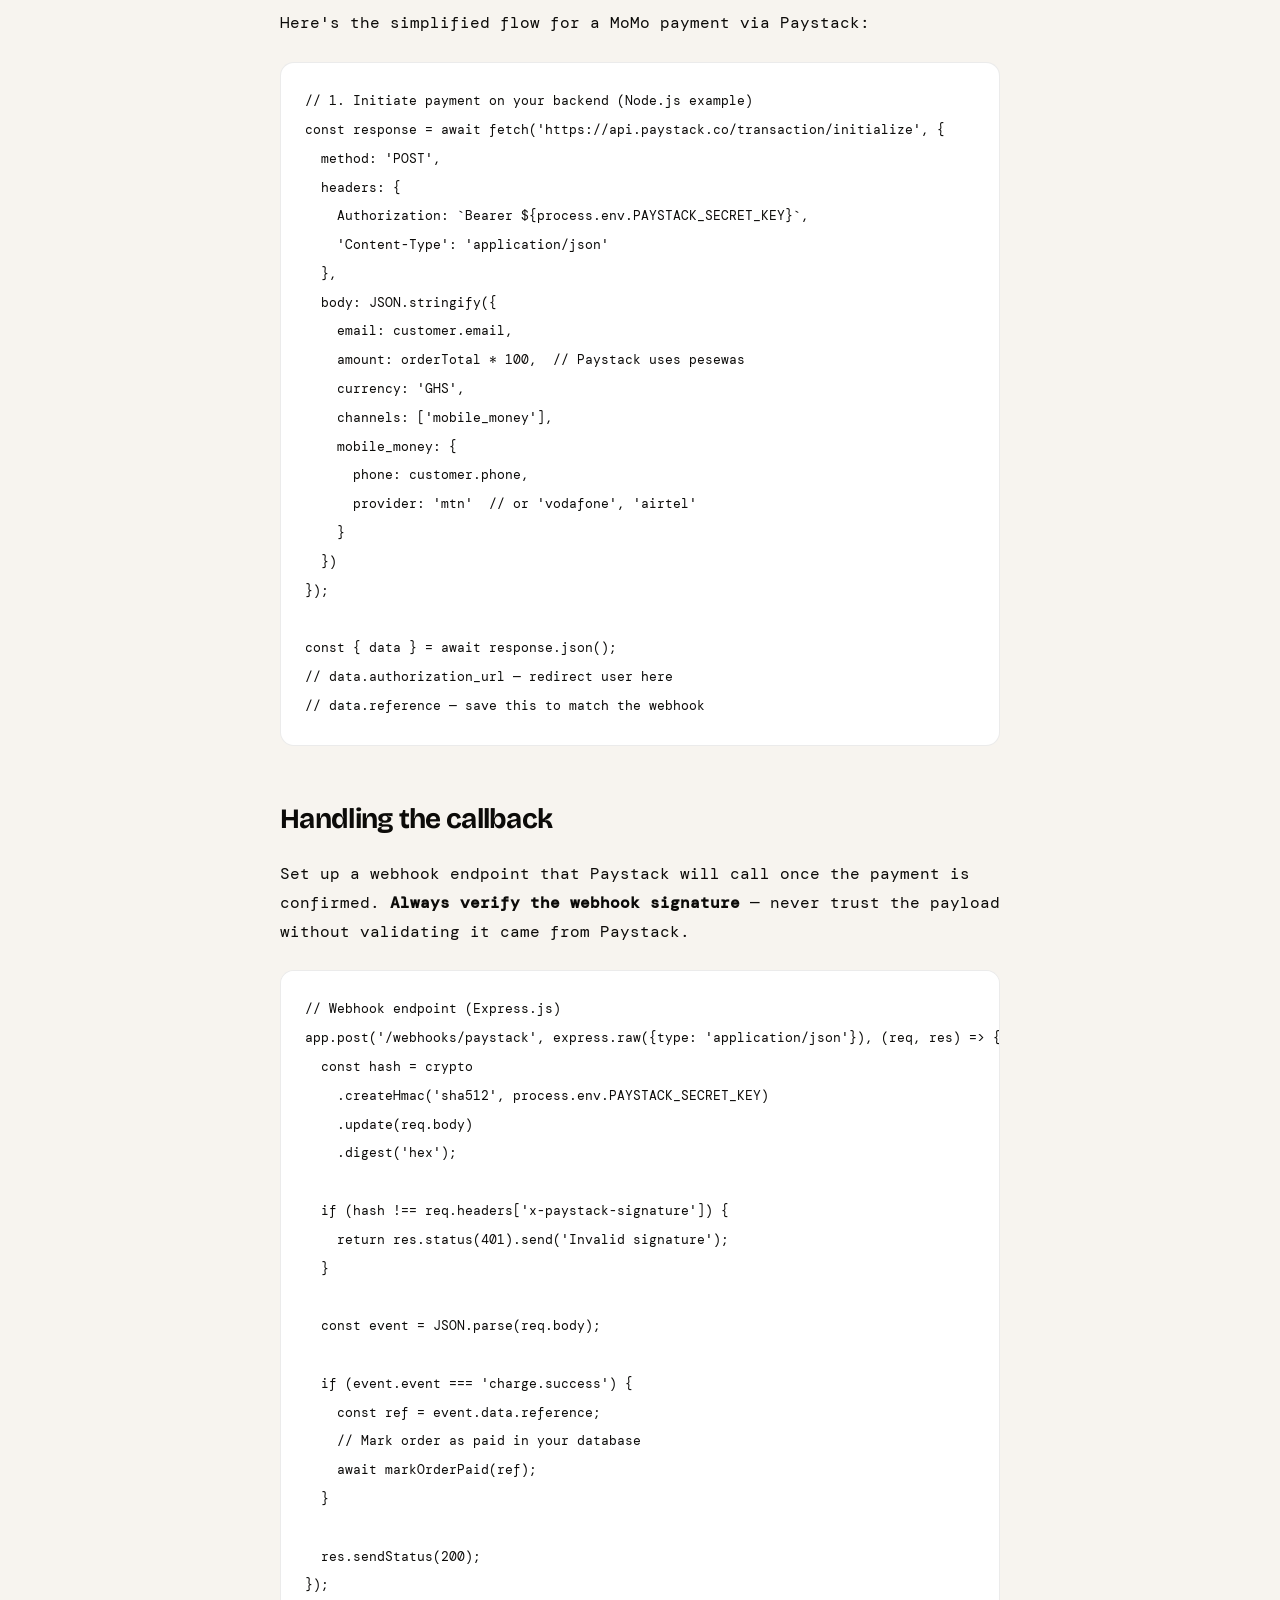
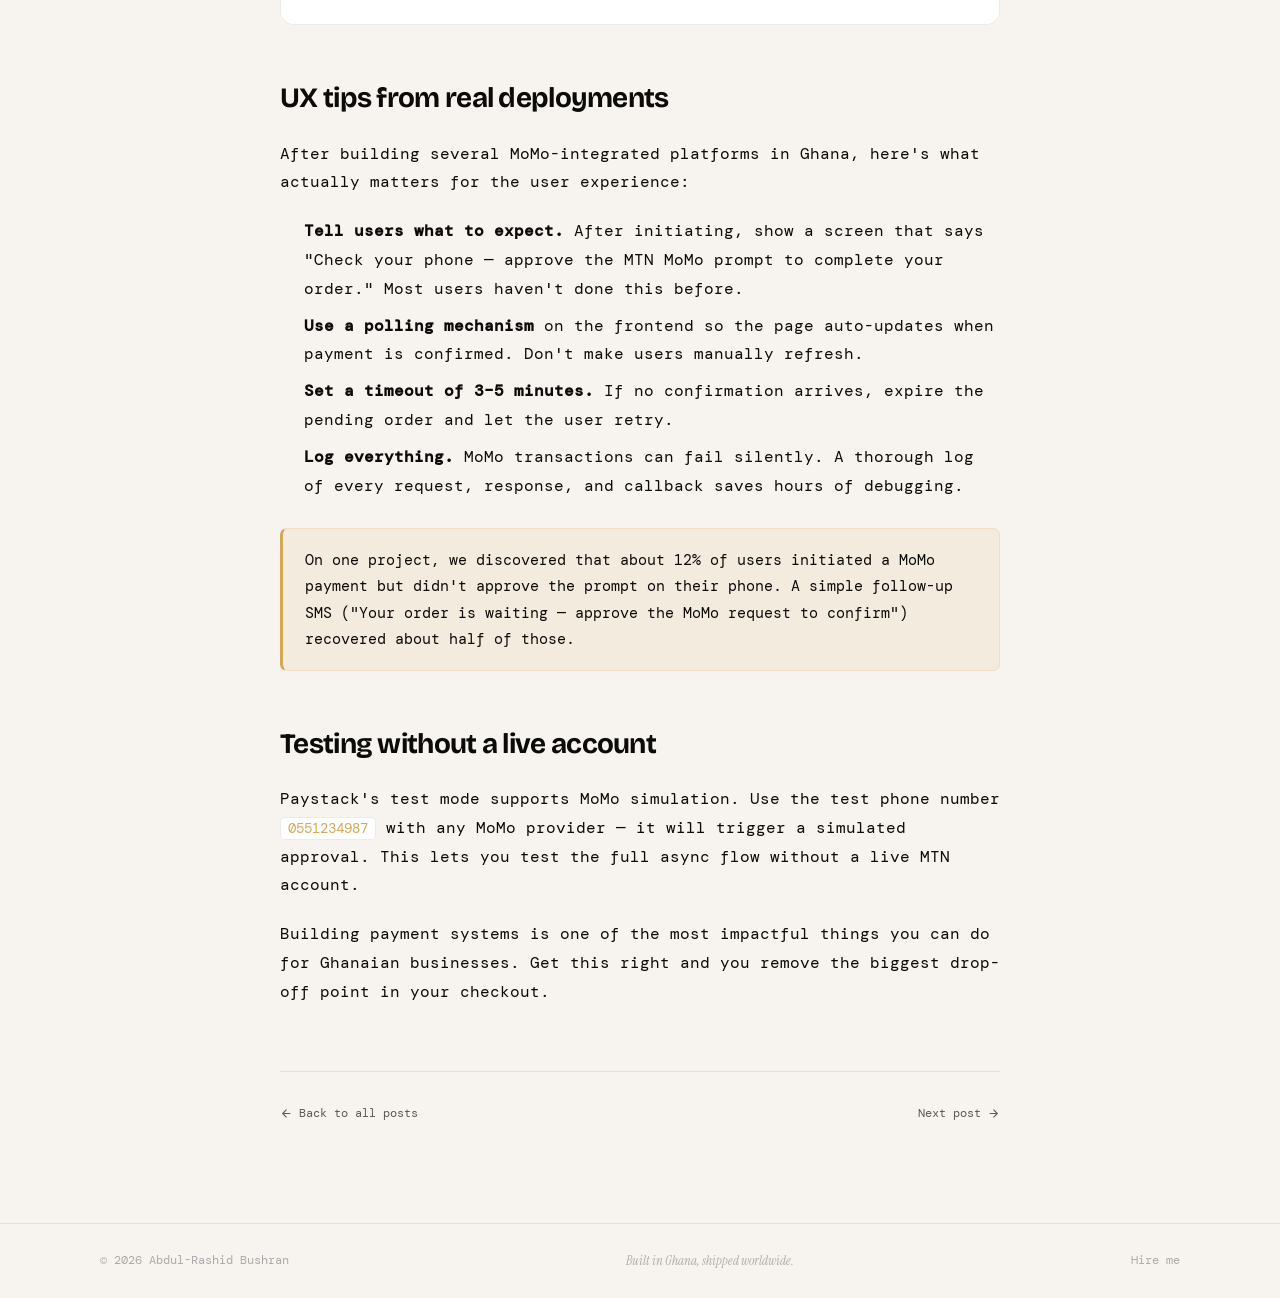
<file: momo-checkout.html>
<!DOCTYPE html>
<html lang="en" data-theme="dark">
<head>
  <meta charset="UTF-8">
  <meta name="viewport" content="width=device-width, initial-scale=1.0">
  <title>Building MoMo-ready checkouts in Ghana — Abdul-Rashid Bushran</title>
  <meta name="description" content="A practical guide to integrating MTN Mobile Money and Vodafone Cash into your e-commerce platform.">
  <link rel="preconnect" href="https://fonts.googleapis.com">
  <link rel="preconnect" href="https://fonts.gstatic.com" crossorigin>
  <link href="https://fonts.googleapis.com/css2?family=Bricolage+Grotesque:opsz,wdth,wght@12..96,75..100,400;12..96,75..100,600;12..96,75..100,800&family=DM+Mono:ital,wght@0,300;0,400;0,500;1,300&family=Instrument+Serif:ital@1&display=swap" rel="stylesheet">
  <link rel="stylesheet" href="../styles.css">
  <style>
    .post-page { min-height: 100vh; padding: calc(var(--nav-h) + 60px) var(--pad) 100px; }
    .post-container { max-width: 720px; margin: 0 auto; }
    .back-link {
      display: inline-flex; align-items: center; gap: 6px;
      font-family: var(--f-mono); font-size: 11px; color: var(--text-muted);
      text-decoration: none; margin-bottom: 40px; transition: color .2s;
    }
    .back-link:hover { color: var(--accent); }
    .post-tag {
      display: inline-block; font-family: var(--f-mono); font-size: 10px;
      letter-spacing: .1em; padding: 4px 12px; border-radius: 99px;
      background: var(--accent-glow); color: var(--accent);
      border: 1px solid rgba(212,168,83,.2); margin-bottom: 20px;
    }
    .post-title {
      font-family: var(--f-display); font-size: clamp(32px,5.5vw,56px);
      font-weight: 800; letter-spacing: -.04em; line-height: 1.05;
      margin-bottom: 20px;
    }
    .post-meta {
      display: flex; align-items: center; gap: 16px;
      font-family: var(--f-mono); font-size: 11px; color: var(--text-dim);
      margin-bottom: 48px; padding-bottom: 32px;
      border-bottom: 1px solid var(--border);
      flex-wrap: wrap;
    }
    .post-meta-author { color: var(--accent); }
    .post-body { font-size: 16px; line-height: 1.8; color: var(--text); }
    .post-body h2 {
      font-family: var(--f-display); font-size: clamp(22px,3vw,28px);
      font-weight: 700; letter-spacing: -.025em;
      margin: 48px 0 16px; color: var(--text);
    }
    .post-body h3 {
      font-family: var(--f-display); font-size: 18px; font-weight: 600;
      margin: 32px 0 12px; color: var(--text);
    }
    .post-body p { margin-bottom: 20px; }
    .post-body strong { color: var(--text); font-weight: 600; }
    .post-body em { font-style: italic; }
    .post-body ul, .post-body ol { margin: 0 0 20px 24px; }
    .post-body li { margin-bottom: 8px; }
    .post-body code {
      font-family: var(--f-mono); font-size: 13.5px;
      background: var(--surface); border: 1px solid var(--border);
      border-radius: 5px; padding: 2px 7px; color: var(--accent);
    }
    .post-body pre {
      background: var(--surface); border: 1px solid var(--border);
      border-radius: var(--radius); padding: 24px; overflow-x: auto;
      margin: 24px 0;
    }
    .post-body pre code {
      background: none; border: none; padding: 0;
      font-size: 13px; color: var(--text); line-height: 1.7;
    }
    .post-callout {
      background: var(--accent-glow); border: 1px solid rgba(212,168,83,.2);
      border-left: 3px solid var(--accent); border-radius: var(--radius-sm);
      padding: 18px 22px; margin: 28px 0; font-size: 14.5px; color: var(--text);
    }
    .post-footer {
      margin-top: 64px; padding-top: 32px; border-top: 1px solid var(--border);
      display: flex; justify-content: space-between; align-items: center; flex-wrap: wrap; gap: 16px;
    }
    .post-footer-nav a {
      font-family: var(--f-mono); font-size: 11.5px; color: var(--text-muted);
      text-decoration: none; display: flex; align-items: center; gap: 6px; transition: color .2s;
    }
    .post-footer-nav a:hover { color: var(--accent); }
  </style>
</head>
<body>
  <nav class="nav scrolled" role="navigation" aria-label="Main navigation">
    <div class="nav-inner">
      <a href="../index.html" class="nav-logo" aria-label="Abdul-Rashid Bushran — home">
        ARB<span class="nav-logo-dot">.</span>
      </a>
      <ul class="nav-links" role="list">
        <li><a href="../index.html#about">About</a></li>
        <li><a href="../index.html#skills">Skills</a></li>
        <li><a href="../index.html#projects">Work</a></li>
        <li><a href="../index.html#resume">Resume</a></li>
        <li><a href="index.html" class="active">Blog</a></li>
        <li><a href="../index.html#contact">Contact</a></li>
      </ul>
      <div class="nav-actions">
        <button class="theme-toggle" id="themeToggle" aria-label="Toggle dark/light mode">
          <svg class="icon-sun" width="17" height="17" viewBox="0 0 24 24" fill="none" stroke="currentColor" stroke-width="2"><circle cx="12" cy="12" r="5"/><line x1="12" y1="1" x2="12" y2="3"/><line x1="12" y1="21" x2="12" y2="23"/><line x1="4.22" y1="4.22" x2="5.64" y2="5.64"/><line x1="18.36" y1="18.36" x2="19.78" y2="19.78"/><line x1="1" y1="12" x2="3" y2="12"/><line x1="21" y1="12" x2="23" y2="12"/><line x1="4.22" y1="19.78" x2="5.64" y2="18.36"/><line x1="18.36" y1="5.64" x2="19.78" y2="4.22"/></svg>
          <svg class="icon-moon" width="17" height="17" viewBox="0 0 24 24" fill="none" stroke="currentColor" stroke-width="2"><path d="M21 12.79A9 9 0 1 1 11.21 3 7 7 0 0 0 21 12.79z"/></svg>
        </button>
      </div>
    </div>
  </nav>

  <main class="post-page">
    <div class="post-container">
      <a href="index.html" class="back-link">
        <svg width="13" height="13" viewBox="0 0 24 24" fill="none" stroke="currentColor" stroke-width="2"><path d="M19 12H5M12 5l-7 7 7 7"/></svg>
        All posts
      </a>

      <span class="post-tag">Payments</span>
      <h1 class="post-title">Building MoMo-ready checkouts in Ghana</h1>
      <div class="post-meta">
        <span class="post-meta-author">Abdul-Rashid Bushran</span>
        <span>·</span>
        <span>MarshalTech Hub</span>
        <span>·</span>
        <span>6 min read</span>
      </div>

      <div class="post-body">
        <p>
          If you're building e-commerce in Ghana and you're only accepting card payments, you're leaving most of your customers behind. <strong>Mobile Money is the dominant payment method in Ghana</strong> — MTN MoMo alone has tens of millions of active users. This guide covers how to integrate it properly so your checkout doesn't frustrate people at the last step.
        </p>

        <h2>Why MoMo integration is different</h2>
        <p>
          Unlike card payments where the user enters details and you charge immediately, MoMo is <strong>asynchronous</strong>. You initiate a payment request, the user gets a prompt on their phone, they approve it, and then your server receives a callback. This means you need to handle:
        </p>
        <ul>
          <li>An initial payment request to the MoMo API</li>
          <li>A pending state on your UI while the user approves</li>
          <li>A webhook/callback from the provider confirming success or failure</li>
          <li>Timeout handling if the user never approves</li>
        </ul>

        <div class="post-callout">
          <strong>The biggest mistake I see:</strong> Treating MoMo like a synchronous card charge. If you redirect the user immediately after initiating the request, you'll confirm orders that were never actually paid.
        </div>

        <h2>Choosing your provider</h2>
        <p>
          There are two main paths for Ghana:
        </p>
        <ul>
          <li><strong>Paystack</strong> — has built-in MoMo support for MTN, Vodafone Cash, and AirtelTigo. Great if you're already using Paystack for card payments. One API, multiple channels.</li>
          <li><strong>MTN MoMo API directly</strong> — more control, lower fees at scale, but more complex to set up and you only get MTN.</li>
        </ul>
        <p>
          For most SMB projects I build, <strong>Paystack is the right call</strong>. The unified API means you handle one integration and get cards + all MoMo networks.
        </p>

        <h2>Basic flow with Paystack</h2>
        <p>
          Here's the simplified flow for a MoMo payment via Paystack:
        </p>

        <pre><code>// 1. Initiate payment on your backend (Node.js example)
const response = await fetch('https://api.paystack.co/transaction/initialize', {
  method: 'POST',
  headers: {
    Authorization: `Bearer ${process.env.PAYSTACK_SECRET_KEY}`,
    'Content-Type': 'application/json'
  },
  body: JSON.stringify({
    email: customer.email,
    amount: orderTotal * 100,  // Paystack uses pesewas
    currency: 'GHS',
    channels: ['mobile_money'],
    mobile_money: {
      phone: customer.phone,
      provider: 'mtn'  // or 'vodafone', 'airtel'
    }
  })
});

const { data } = await response.json();
// data.authorization_url — redirect user here
// data.reference — save this to match the webhook</code></pre>

        <h2>Handling the callback</h2>
        <p>
          Set up a webhook endpoint that Paystack will call once the payment is confirmed. <strong>Always verify the webhook signature</strong> — never trust the payload without validating it came from Paystack.
        </p>

        <pre><code>// Webhook endpoint (Express.js)
app.post('/webhooks/paystack', express.raw({type: 'application/json'}), (req, res) => {
  const hash = crypto
    .createHmac('sha512', process.env.PAYSTACK_SECRET_KEY)
    .update(req.body)
    .digest('hex');

  if (hash !== req.headers['x-paystack-signature']) {
    return res.status(401).send('Invalid signature');
  }

  const event = JSON.parse(req.body);

  if (event.event === 'charge.success') {
    const ref = event.data.reference;
    // Mark order as paid in your database
    await markOrderPaid(ref);
  }

  res.sendStatus(200);
});</code></pre>

        <h2>UX tips from real deployments</h2>
        <p>
          After building several MoMo-integrated platforms in Ghana, here's what actually matters for the user experience:
        </p>
        <ul>
          <li><strong>Tell users what to expect.</strong> After initiating, show a screen that says "Check your phone — approve the MTN MoMo prompt to complete your order." Most users haven't done this before.</li>
          <li><strong>Use a polling mechanism</strong> on the frontend so the page auto-updates when payment is confirmed. Don't make users manually refresh.</li>
          <li><strong>Set a timeout of 3–5 minutes.</strong> If no confirmation arrives, expire the pending order and let the user retry.</li>
          <li><strong>Log everything.</strong> MoMo transactions can fail silently. A thorough log of every request, response, and callback saves hours of debugging.</li>
        </ul>

        <div class="post-callout">
          On one project, we discovered that about 12% of users initiated a MoMo payment but didn't approve the prompt on their phone. A simple follow-up SMS ("Your order is waiting — approve the MoMo request to confirm") recovered about half of those.
        </div>

        <h2>Testing without a live account</h2>
        <p>
          Paystack's test mode supports MoMo simulation. Use the test phone number <code>0551234987</code> with any MoMo provider — it will trigger a simulated approval. This lets you test the full async flow without a live MTN account.
        </p>

        <p>
          Building payment systems is one of the most impactful things you can do for Ghanaian businesses. Get this right and you remove the biggest drop-off point in your checkout.
        </p>
      </div>

      <div class="post-footer">
        <div class="post-footer-nav">
          <a href="index.html">
            <svg width="13" height="13" viewBox="0 0 24 24" fill="none" stroke="currentColor" stroke-width="2"><path d="M19 12H5M12 5l-7 7 7 7"/></svg>
            Back to all posts
          </a>
        </div>
        <div class="post-footer-nav">
          <a href="apple-first-design.html">
            Next post
            <svg width="13" height="13" viewBox="0 0 24 24" fill="none" stroke="currentColor" stroke-width="2"><path d="M5 12h14M12 5l7 7-7 7"/></svg>
          </a>
        </div>
      </div>
    </div>
  </main>

  <footer class="footer" role="contentinfo">
    <div class="footer-inner">
      <span class="footer-copy">© <span id="yr"></span> Abdul-Rashid Bushran</span>
      <span class="footer-line">Built in Ghana, shipped worldwide.</span>
      <a href="../index.html#contact" class="back-top">Hire me</a>
    </div>
  </footer>

  <script>
    'use strict';
    const html = document.documentElement;
    const themeToggle = document.getElementById('themeToggle');
    function applyTheme(t) { html.setAttribute('data-theme', t); localStorage.setItem('arb-theme', t); }
    (function(){ const s = localStorage.getItem('arb-theme'), p = window.matchMedia('(prefers-color-scheme: dark)').matches; applyTheme(s||(p?'dark':'light')); })();
    themeToggle.addEventListener('click', () => applyTheme(html.dataset.theme === 'dark' ? 'light' : 'dark'));
    document.getElementById('yr').textContent = new Date().getFullYear();
  </script>
</body>
</html>
</file>
<file: styles.css>
/* ═══════════════════════════════════════════════════════════════
   PORTFOLIO — Abdul-Rashid Bushran
   Theme : Midnight Gold
   Fonts : Bricolage Grotesque (display) · DM Mono (body/UI)
           Instrument Serif (italic accents)
   ═══════════════════════════════════════════════════════════════

   TABLE OF CONTENTS
   1.  Custom Properties (palette, type, spacing)
   2.  Reset
   3.  Grain overlay
   4.  Custom cursor
   5.  Utility / shared
   6.  Navigation
   7.  Mobile menu
   8.  Hero
   9.  Marquee
   10. About
   11. Skills
   12. Projects (Bento)
   13. Resume
   14. Blog
   15. Contact
   16. Footer
   17. Animations & accessibility
   ═══════════════════════════════════════════════════════════════ */


/* ── 1. CUSTOM PROPERTIES ───────────────────────────────────── */
/*
  To retheme the whole site, edit the variables in :root below.
  --accent is the most impactful single change.
*/
:root {
  /* Backgrounds */
  --bg:        #080808;
  --bg-2:      #101010;
  --bg-3:      #181818;
  --surface:   #131313;
  --surface-2: #1c1c1c;

  /* Borders */
  --border:       rgba(255, 255, 255, 0.07);
  --border-hover: rgba(255, 255, 255, 0.14);

  /* Text */
  --text:       #ede9e3;
  --text-muted: #888;
  --text-dim:   #4a4a4a;

  /* Accent — warm gold */
  --accent:       #d4a853;
  --accent-light: #e8c07a;
  --accent-dark:  #b8922e;
  --accent-glow:  rgba(212, 168, 83, 0.12);

  /* Typography */
  --f-display: 'Bricolage Grotesque', sans-serif;
  --f-mono:    'DM Mono', monospace;
  --f-serif:   'Instrument Serif', serif;

  /* Layout */
  --nav-h:        68px;
  --max-w:        1200px;
  --pad:          clamp(20px, 5vw, 60px);
  --section-gap:  clamp(80px, 10vw, 140px);
  --radius:       14px;
  --radius-sm:    7px;
  --radius-xl:    24px;

  /* Motion */
  --ease-expo: cubic-bezier(0.16, 1, 0.3, 1);
  --ease-std:  cubic-bezier(0.4, 0, 0.2, 1);
  --t:         0.28s var(--ease-std);
}

/* Light mode overrides — swap colours while keeping everything else */
[data-theme="light"] {
  --bg:        #f7f4ef;
  --bg-2:      #edeae5;
  --bg-3:      #e3e0db;
  --surface:   #ffffff;
  --surface-2: #f2efe9;
  --border:       rgba(0, 0, 0, 0.08);
  --border-hover: rgba(0, 0, 0, 0.16);
  --text:       #0c0b09;
  --text-muted: #5a5a5a;
  --text-dim:   #aaa;
  --accent-glow: rgba(212, 168, 83, 0.10);
}


/* ── 2. RESET ───────────────────────────────────────────────── */
*, *::before, *::after { box-sizing: border-box; margin: 0; padding: 0; }

html {
  scroll-behavior: smooth;
  scroll-padding-top: var(--nav-h);
  -webkit-text-size-adjust: 100%;
}

body {
  font-family: var(--f-mono);
  font-size: 15px;
  line-height: 1.7;
  color: var(--text);
  background: var(--bg);
  overflow-x: hidden;
  -webkit-font-smoothing: antialiased;
}

img  { max-width: 100%; height: auto; display: block; }
a    { color: inherit; text-decoration: none; }
ul   { list-style: none; }
button { font: inherit; cursor: pointer; border: none; background: none; }


/* ── 3. GRAIN OVERLAY ───────────────────────────────────────── */
body::before {
  content: '';
  position: fixed;
  inset: 0;
  z-index: 9999;
  pointer-events: none;
  opacity: 0.028;
  background-image: url("data:image/svg+xml,%3Csvg xmlns='http://www.w3.org/2000/svg' width='300' height='300'%3E%3Cfilter id='n'%3E%3CfeTurbulence type='fractalNoise' baseFrequency='0.85' numOctaves='4' stitchTiles='stitch'/%3E%3C/filter%3E%3Crect width='300' height='300' filter='url(%23n)'/%3E%3C/svg%3E");
  background-size: 220px;
}


/* ── 4. CUSTOM CURSOR ───────────────────────────────────────── */
.cursor {
  position: fixed;
  width: 9px;
  height: 9px;
  background: var(--accent);
  border-radius: 50%;
  pointer-events: none;
  z-index: 10000;
  transform: translate(-50%, -50%);
  transition: width .25s, height .25s, opacity .25s;
}
.cursor-trail {
  position: fixed;
  width: 34px;
  height: 34px;
  border: 1.5px solid var(--accent);
  border-radius: 50%;
  pointer-events: none;
  z-index: 9999;
  transform: translate(-50%, -50%);
  opacity: 0.45;
  transition: width .3s, height .3s, opacity .3s;
}

/* Expand ring on interactive elements */
body:has(a:hover, button:hover) .cursor-trail {
  width: 52px;
  height: 52px;
  opacity: 0.25;
}
body:has(a:hover, button:hover) .cursor { width: 5px; height: 5px; }

/* Hide on touch */
@media (pointer: coarse) {
  .cursor, .cursor-trail { display: none; }
}


/* ── 5. UTILITY / SHARED ────────────────────────────────────── */
.container {
  max-width: var(--max-w);
  margin: 0 auto;
  padding: 0 var(--pad);
}

.section { padding: var(--section-gap) 0; }

.section-label {
  display: block;
  font-family: var(--f-mono);
  font-size: 10.5px;
  letter-spacing: .2em;
  text-transform: uppercase;
  color: var(--accent);
  margin-bottom: 12px;
}

.section-heading {
  font-family: var(--f-display);
  font-size: clamp(34px, 6vw, 70px);
  font-weight: 800;
  line-height: 1.04;
  letter-spacing: -.035em;
  margin-bottom: clamp(40px, 6vw, 80px);
  color: var(--text);
}

/* Scroll reveal */
.reveal {
  opacity: 0;
  transform: translateY(28px);
  transition: opacity .7s var(--ease-expo), transform .7s var(--ease-expo);
}
.reveal.on { opacity: 1; transform: none; }

/* Buttons */
.btn {
  display: inline-flex;
  align-items: center;
  gap: 8px;
  padding: 13px 26px;
  font-family: var(--f-mono);
  font-size: 12.5px;
  letter-spacing: .05em;
  border-radius: var(--radius-sm);
  transition: var(--t);
  cursor: pointer;
  white-space: nowrap;
}
.btn-primary {
  background: var(--accent);
  color: #090806;
  font-weight: 500;
}
.btn-primary:hover {
  background: var(--accent-light);
  transform: translateY(-2px);
  box-shadow: 0 8px 28px rgba(212,168,83,.28);
}
.btn-outline {
  background: transparent;
  color: var(--text);
  border: 1px solid var(--border-hover);
}
.btn-outline:hover {
  border-color: var(--accent);
  color: var(--accent);
  transform: translateY(-2px);
}

/* Tags (about section) */
.tag {
  font-family: var(--f-mono);
  font-size: 11.5px;
  padding: 5px 13px;
  background: var(--surface);
  border: 1px solid var(--border);
  border-radius: 99px;
  color: var(--text-muted);
  transition: var(--t);
}
.tag:hover { border-color: var(--accent); color: var(--accent); background: var(--accent-glow); }

/* Focus ring */
:focus-visible {
  outline: 2px solid var(--accent);
  outline-offset: 3px;
  border-radius: 2px;
}

/* Selection */
::selection { background: rgba(212,168,83,.22); color: var(--text); }

/* Scrollbar */
::-webkit-scrollbar { width: 5px; }
::-webkit-scrollbar-track { background: var(--bg); }
::-webkit-scrollbar-thumb { background: var(--border-hover); border-radius: 4px; }
::-webkit-scrollbar-thumb:hover { background: var(--accent); }


/* ── 6. NAVIGATION ──────────────────────────────────────────── */
.nav {
  position: fixed;
  inset-block-start: 0;
  inset-inline: 0;
  z-index: 1000;
  height: var(--nav-h);
  transition: background .4s, border-color .4s;
}
.nav.scrolled {
  background: rgba(8,8,8,.82);
  backdrop-filter: blur(22px);
  -webkit-backdrop-filter: blur(22px);
  border-bottom: 1px solid var(--border);
}
[data-theme="light"] .nav.scrolled {
  background: rgba(247,244,239,.85);
}

.nav-inner {
  max-width: var(--max-w);
  margin: 0 auto;
  padding: 0 var(--pad);
  height: 100%;
  display: flex;
  align-items: center;
  justify-content: space-between;
  gap: 24px;
}

.nav-logo {
  font-family: var(--f-display);
  font-size: 21px;
  font-weight: 800;
  letter-spacing: -.04em;
  color: var(--text);
  transition: color .2s;
}
.nav-logo-dot { color: var(--accent); }
.nav-logo:hover { color: var(--accent); }

.nav-links {
  display: flex;
  align-items: center;
  gap: clamp(18px, 3vw, 38px);
}
.nav-links a {
  font-family: var(--f-mono);
  font-size: 11.5px;
  letter-spacing: .09em;
  color: var(--text-muted);
  transition: color .2s;
  position: relative;
}
.nav-links a::after {
  content: '';
  position: absolute;
  bottom: -3px; left: 0;
  width: 0; height: 1px;
  background: var(--accent);
  transition: width .3s var(--ease-expo);
}
.nav-links a:hover, .nav-links a.active { color: var(--text); }
.nav-links a:hover::after, .nav-links a.active::after { width: 100%; }

.nav-actions { display: flex; align-items: center; gap: 10px; }

.theme-toggle {
  display: flex;
  align-items: center;
  justify-content: center;
  width: 36px; height: 36px;
  border-radius: 50%;
  color: var(--text-muted);
  border: 1px solid var(--border);
  transition: var(--t);
}
.theme-toggle:hover { color: var(--accent); border-color: var(--accent); background: var(--accent-glow); }

[data-theme="dark"] .icon-sun  { display: block; }
[data-theme="dark"] .icon-moon { display: none; }
[data-theme="light"] .icon-sun  { display: none; }
[data-theme="light"] .icon-moon { display: block; }

.nav-menu-btn {
  display: none;
  flex-direction: column;
  gap: 5px;
  width: 36px; height: 36px;
  align-items: center;
  justify-content: center;
  color: var(--text);
}
.nav-menu-btn span {
  display: block;
  width: 22px; height: 1.5px;
  background: currentColor;
  transition: transform .3s, opacity .3s;
  transform-origin: center;
}
.nav-menu-btn.open span:first-child { transform: translateY(3.2px) rotate(45deg); }
.nav-menu-btn.open span:last-child  { transform: translateY(-3.2px) rotate(-45deg); }

@media (max-width: 780px) {
  .nav-links { display: none; }
  .nav-menu-btn { display: flex; }
}


/* ── 7. MOBILE MENU ─────────────────────────────────────────── */
.mobile-menu {
  position: fixed;
  top: var(--nav-h);
  inset-inline: 0;
  background: var(--bg);
  border-bottom: 1px solid var(--border);
  padding: 28px var(--pad) 36px;
  z-index: 999;
  transform: translateY(-110%);
  transition: transform .42s var(--ease-expo);
  pointer-events: none;
}
.mobile-menu.open { transform: translateY(0); pointer-events: all; }

.mobile-menu ul { display: flex; flex-direction: column; gap: 2px; }
.mobile-link {
  display: block;
  font-family: var(--f-display);
  font-size: clamp(26px, 8vw, 36px);
  font-weight: 700;
  letter-spacing: -.025em;
  color: var(--text-muted);
  padding: 8px 0;
  transition: color .2s;
}
.mobile-link:hover { color: var(--accent); }


/* ── 8. HERO ────────────────────────────────────────────────── */
.hero {
  min-height: 100svh;
  display: flex;
  align-items: center;
  position: relative;
  overflow: hidden;
  padding: calc(var(--nav-h) + 56px) var(--pad) 80px;
}

/* Subtle gold grid */
.hero-bg-grid {
  position: absolute;
  inset: 0;
  background-image:
    linear-gradient(rgba(212,168,83,.035) 1px, transparent 1px),
    linear-gradient(90deg, rgba(212,168,83,.035) 1px, transparent 1px);
  background-size: 60px 60px;
  mask-image: radial-gradient(ellipse 80% 80% at 50% 50%, black, transparent);
  -webkit-mask-image: radial-gradient(ellipse 80% 80% at 50% 50%, black, transparent);
  pointer-events: none;
}
.hero-glow {
  position: absolute;
  inset: 0;
  background: radial-gradient(ellipse 55% 55% at 25% 55%, rgba(212,168,83,.07), transparent);
  pointer-events: none;
}

.hero-content {
  max-width: var(--max-w);
  margin: 0 auto;
  width: 100%;
  position: relative;
  z-index: 1;
}

.hero-eyebrow {
  display: flex;
  align-items: center;
  gap: 16px;
  margin-bottom: 32px;
  flex-wrap: wrap;
}
.hero-badge {
  display: inline-flex;
  align-items: center;
  gap: 8px;
  font-family: var(--f-mono);
  font-size: 10.5px;
  letter-spacing: .12em;
  color: var(--accent-dark);
  padding: 6px 14px;
  border: 1.5px solid rgba(212,168,83,.55);
  border-radius: 99px;
  background: rgba(212,168,83,.13);
  font-weight: 500;
}
[data-theme="dark"] .hero-badge {
  color: var(--accent);
  border-color: rgba(212,168,83,.28);
  background: rgba(212,168,83,.06);
  font-weight: 400;
}
.hero-badge-dot {
  width: 7px; height: 7px;
  background: var(--accent);
  border-radius: 50%;
  animation: pulse 2.2s ease-in-out infinite;
}
@keyframes pulse {
  0%,100% { opacity:1; transform: scale(1); }
  50%      { opacity:.45; transform: scale(.75); }
}
.hero-location {
  display: flex;
  align-items: center;
  gap: 5px;
  font-family: var(--f-mono);
  font-size: 11px;
  color: var(--text-muted);
}

/* Hero name — two-line staggered reveal */
.hero-name {
  font-family: var(--f-display);
  font-size: clamp(52px, 10.5vw, 130px);
  font-weight: 800;
  line-height: .96;
  letter-spacing: -.04em;
  margin-bottom: 28px;
}
.hero-name-line {
  display: block;
  animation: heroSlide .9s var(--ease-expo) both;
}
.hero-name-line:nth-child(2) { animation-delay: .1s; }
.hero-name-accent {
  color: var(--accent);
  font-style: italic;
}
@keyframes heroSlide {
  from { opacity: 0; transform: translateY(56px) skewY(2.5deg); }
  to   { opacity: 1; transform: none; }
}

.hero-tagline {
  font-family: var(--f-display);
  font-size: clamp(18px, 3vw, 27px);
  font-weight: 600;
  color: var(--text-muted);
  margin-bottom: 6px;
  animation: fadeUp .8s .38s var(--ease-expo) both;
}
.hero-sub {
  font-family: var(--f-serif);
  font-style: italic;
  font-size: clamp(15px, 2.4vw, 21px);
  color: var(--text-muted);
  margin-bottom: 44px;
  animation: fadeUp .8s .48s var(--ease-expo) both;
}
.hero-ctas {
  display: flex;
  gap: 14px;
  flex-wrap: wrap;
  animation: fadeUp .8s .58s var(--ease-expo) both;
}
@keyframes fadeUp {
  from { opacity: 0; transform: translateY(22px); }
  to   { opacity: 1; transform: none; }
}

/* Scroll indicator */
.hero-scroll {
  position: absolute;
  bottom: 38px;
  right: var(--pad);
  display: flex;
  flex-direction: column;
  align-items: center;
  gap: 8px;
  font-family: var(--f-mono);
  font-size: 9.5px;
  letter-spacing: .18em;
  color: var(--text-dim);
  writing-mode: vertical-lr;
  animation: fadeUp 1s .9s var(--ease-expo) both;
}
.hero-scroll-line {
  width: 1px;
  height: 56px;
  background: linear-gradient(to bottom, var(--text-dim), transparent);
  animation: scrollDash 2.2s ease-in-out infinite;
}
@keyframes scrollDash {
  0%  { transform: scaleY(0); transform-origin: top; }
  49% { transform: scaleY(1); transform-origin: top; }
  50% { transform-origin: bottom; }
  100%{ transform: scaleY(0); transform-origin: bottom; }
}

@media (max-width: 600px) {
  .hero-scroll { display: none; }
}


/* ── 9. MARQUEE ─────────────────────────────────────────────── */
.marquee-wrap {
  overflow: hidden;
  border-top: 1px solid var(--border);
  border-bottom: 1px solid var(--border);
  background: var(--surface);
  padding: 16px 0;
}
.marquee-track { overflow: hidden; }
.marquee-inner {
  display: flex;
  align-items: center;
  white-space: nowrap;
  width: max-content;
  animation: marquee 32s linear infinite;
}
.marquee-inner span {
  font-family: var(--f-mono);
  font-size: 11px;
  letter-spacing: .12em;
  text-transform: uppercase;
  color: var(--text-muted);
  padding: 0 14px;
}
.marquee-inner .mdot {
  color: var(--accent);
  font-size: 9px;
  padding: 0 2px;
}
@keyframes marquee {
  from { transform: translateX(0); }
  to   { transform: translateX(-50%); }
}


/* ── 10. ABOUT ──────────────────────────────────────────────── */
.about { background: var(--bg); }

.about-grid {
  display: grid;
  grid-template-columns: 280px 1fr;
  gap: clamp(36px, 6vw, 80px);
  align-items: start;
}

/* Photo */
.about-photo-wrap {
  position: relative;
}
/* Gold frame accent */
.about-photo-wrap::before {
  content: '';
  position: absolute;
  inset: -6px;
  border: 1px solid rgba(212,168,83,.25);
  border-radius: calc(var(--radius) + 6px);
  pointer-events: none;
}
.about-photo-placeholder {
  width: 100%;
  aspect-ratio: 4/5;
  background: var(--surface);
  border: 1px solid var(--border);
  border-radius: var(--radius);
  display: flex;
  flex-direction: column;
  align-items: center;
  justify-content: center;
  gap: 12px;
  color: var(--text-dim);
  font-family: var(--f-mono);
  font-size: 10.5px;
  letter-spacing: .08em;
  text-align: center;
  padding: 24px;
}
.about-photo-wrap img {
  width: 100%;
  aspect-ratio: 4/5;
  object-fit: cover;
  border-radius: var(--radius);
  border: 1px solid var(--border);
}

/* Stats 2×2 grid */
.stats-grid {
  display: grid;
  grid-template-columns: 1fr 1fr;
  gap: 1px;
  margin-top: 14px;
  border: 1px solid var(--border);
  border-radius: var(--radius-sm);
  overflow: hidden;
}
.stat {
  background: var(--surface);
  padding: 14px 16px;
  display: flex;
  flex-direction: column;
  gap: 3px;
  transition: background .2s;
}
.stat:hover { background: var(--surface-2); }
.stat-n {
  font-family: var(--f-display);
  font-size: 26px;
  font-weight: 800;
  letter-spacing: -.04em;
  color: var(--accent);
  line-height: 1;
}
.stat-l {
  font-family: var(--f-mono);
  font-size: 9.5px;
  letter-spacing: .1em;
  text-transform: uppercase;
  color: var(--text-dim);
}

/* Bio */
.about-p {
  font-size: 15.5px;
  line-height: 1.78;
  color: var(--text-muted);
  margin-bottom: 18px;
}
.about-p strong { color: var(--text); font-weight: 600; }
.about-p em { font-family: var(--f-serif); font-style: italic; color: var(--text); font-size: 1.04em; }

.about-tags { display: flex; flex-wrap: wrap; gap: 8px; margin-top: 4px; }

@media (max-width: 780px) {
  .about-grid { grid-template-columns: 1fr; }
  .about-photo-wrap { max-width: 240px; margin: 0 auto; }
}


/* ── 11. SKILLS ─────────────────────────────────────────────── */
.skills { background: var(--bg-2); }

.skills-grid {
  display: grid;
  grid-template-columns: repeat(2, 1fr);
  gap: 2px;
  border: 1px solid var(--border);
  border-radius: var(--radius);
  overflow: hidden;
}
.skill-cat {
  background: var(--surface);
  padding: clamp(22px, 4vw, 40px);
  transition: background .25s;
}
.skill-cat:hover { background: var(--surface-2); }

.skill-cat-head {
  display: flex;
  align-items: center;
  gap: 10px;
  font-family: var(--f-mono);
  font-size: 11px;
  letter-spacing: .12em;
  text-transform: uppercase;
  color: var(--text-muted);
  margin-bottom: 18px;
}
.skill-cat-head svg { color: var(--accent); flex-shrink: 0; }

.skill-tags { display: flex; flex-wrap: wrap; gap: 7px; }

.stag {
  font-family: var(--f-mono);
  font-size: 11.5px;
  padding: 5px 13px;
  border-radius: 99px;
  border: 1px solid transparent;
  transition: var(--t);
  cursor: default;
}
.stag:hover { transform: translateY(-2px); }

.stag-blue   { background: rgba(59,130,246,.09);  color: #60a5fa; border-color: rgba(59,130,246,.2); }
.stag-blue:hover  { background: rgba(59,130,246,.18); }
.stag-green  { background: rgba(34,197,94,.09);   color: #4ade80; border-color: rgba(34,197,94,.2); }
.stag-green:hover { background: rgba(34,197,94,.18); }
.stag-purple { background: rgba(168,85,247,.09);  color: #c084fc; border-color: rgba(168,85,247,.2); }
.stag-purple:hover{ background: rgba(168,85,247,.18); }
.stag-gold   { background: rgba(212,168,83,.09);  color: var(--accent); border-color: rgba(212,168,83,.2); }
.stag-gold:hover  { background: rgba(212,168,83,.18); }

@media (max-width: 600px) { .skills-grid { grid-template-columns: 1fr; } }


/* ── 12. PROJECTS (BENTO GRID) ──────────────────────────────── */
.projects { background: var(--bg); }

/*
  Bento layout — 6 columns
  Card 1 (featured): 4 cols × 2 rows
  Cards 2–3: 2 cols each (fill rows 1–2 beside featured)
  Cards 4–5: 3 cols each
  Card 6 (GitHub): 3 cols
*/
.bento-grid {
  display: grid;
  grid-template-columns: repeat(6, 1fr);
  gap: 10px;
}

/* Card 1 */
.bento-grid .pcard:nth-child(1) { grid-column: span 4; grid-row: span 2; }
/* Cards 2–3 (stack beside featured) */
.bento-grid .pcard:nth-child(2),
.bento-grid .pcard:nth-child(3) { grid-column: span 2; }
/* Cards 4–5 */
.bento-grid .pcard:nth-child(4),
.bento-grid .pcard:nth-child(5) { grid-column: span 3; }
/* Card 6 — GitHub tile */
.bento-grid .pcard:nth-child(6) { grid-column: span 3; }

/* Base card */
.pcard {
  background: var(--surface);
  border: 1px solid var(--border);
  border-radius: var(--radius);
  overflow: hidden;
  display: flex;
  flex-direction: column;
  transition: border-color .3s, transform .35s var(--ease-expo), box-shadow .35s;
}
.pcard:hover {
  border-color: var(--border-hover);
  transform: translateY(-5px);
  box-shadow: 0 22px 60px rgba(0,0,0,.32);
}

/* Thumbnail */
.pthumb { overflow: hidden; flex-shrink: 0; }
.pcard-featured .pthumb { height: 440px; }
.pcard:not(.pcard-featured):not(.pcard-github) .pthumb { height: 260px; }

.pthumb img {
  width: 100%;
  height: 100%;
  object-fit: cover;
  object-position: top center;  /* keeps the header/branding visible on landscape screenshots */
  transition: transform .6s var(--ease-expo);
}
.pcard:hover .pthumb img { transform: scale(1.06); }

/* Colourful placeholder using CSS hue variable */
.pthumb-placeholder {
  width: 100%;
  height: 100%;
  background: linear-gradient(135deg,
    hsl(var(--h, 200), 35%, 10%),
    hsl(var(--h, 200), 25%, 7%)
  );
  display: flex;
  align-items: center;
  justify-content: center;
  transition: transform .6s var(--ease-expo);
}
.pcard:hover .pthumb-placeholder { transform: scale(1.06); }
.pthumb-num {
  font-family: var(--f-display);
  font-size: clamp(44px, 8vw, 90px);
  font-weight: 800;
  letter-spacing: -.06em;
  color: hsl(var(--h, 200), 30%, 18%);
  user-select: none;
}

/* Project info */
.pinfo {
  padding: clamp(18px, 3vw, 26px);
  flex: 1;
  display: flex;
  flex-direction: column;
  gap: 9px;
}
.pnum {
  font-family: var(--f-mono);
  font-size: 9.5px;
  letter-spacing: .18em;
  color: var(--accent);
}
.ptitle {
  font-family: var(--f-display);
  font-size: clamp(17px, 2.2vw, 22px);
  font-weight: 700;
  letter-spacing: -.022em;
  color: var(--text);
  line-height: 1.2;
}
.pdesc {
  font-size: 13px;
  color: var(--text-muted);
  line-height: 1.6;
  flex: 1;
}

/* Stack tags */
.pstack { display: flex; flex-wrap: wrap; gap: 5px; }
.pstack span {
  font-family: var(--f-mono);
  font-size: 9.5px;
  letter-spacing: .07em;
  padding: 3px 9px;
  background: var(--bg-3);
  border: 1px solid var(--border);
  border-radius: 4px;
  color: var(--text-muted);
}

/* Project links */
.plinks { display: flex; gap: 14px; align-items: center; flex-wrap: wrap; }
.plink {
  display: inline-flex;
  align-items: center;
  gap: 5px;
  font-family: var(--f-mono);
  font-size: 11.5px;
  letter-spacing: .05em;
  color: var(--accent);
  transition: gap .2s, color .2s;
  padding: 4px 0;
}
.plink:hover { gap: 9px; }
.plink-ghost { color: var(--text-muted); }
.plink-ghost:hover { color: var(--text); }

/* GitHub tile */
.pcard-github {
  align-items: center;
  justify-content: center;
  min-height: 150px;
  background: var(--surface);
  border-style: dashed;
  cursor: pointer;
}
.pcard-github:hover {
  border-color: var(--accent);
  border-style: solid;
  background: var(--accent-glow);
}
.github-tile {
  display: flex;
  flex-direction: column;
  align-items: center;
  gap: 10px;
  color: var(--text-muted);
  font-family: var(--f-display);
  font-size: 17px;
  font-weight: 600;
  transition: color .3s;
}
.pcard-github:hover .github-tile { color: var(--accent); }
.gh-arrow { transition: transform .3s var(--ease-expo); }
.pcard-github:hover .gh-arrow { transform: translate(4px, -4px); }

/* Responsive bento */
@media (max-width: 920px) {
  .bento-grid { grid-template-columns: repeat(2, 1fr); }
  .bento-grid .pcard:nth-child(1) { grid-column: span 2; grid-row: span 1; }
  .bento-grid .pcard:nth-child(2),
  .bento-grid .pcard:nth-child(3),
  .bento-grid .pcard:nth-child(4),
  .bento-grid .pcard:nth-child(5) { grid-column: span 1; }
  .bento-grid .pcard:nth-child(6) { grid-column: span 2; }
}
@media (max-width: 560px) {
  .bento-grid { grid-template-columns: 1fr; }
  .bento-grid .pcard { grid-column: span 1 !important; grid-row: span 1 !important; }
  .pcard-featured .pthumb { height: 260px; }
  .pcard:not(.pcard-featured):not(.pcard-github) .pthumb { height: 210px; }
}


/* ── 13. RESUME ─────────────────────────────────────────────── */
.resume { background: var(--bg-2); }

.resume-grid {
  display: grid;
  grid-template-columns: 1fr 260px;
  gap: 56px;
  align-items: start;
}

/* Timeline */
.timeline { position: relative; }
.timeline::before {
  content: '';
  position: absolute;
  left: 0; top: 8px; bottom: 0;
  width: 1px;
  background: var(--border);
}
.tl-item {
  position: relative;
  padding-left: 26px;
  padding-bottom: 38px;
}
.tl-item:last-child { padding-bottom: 0; }
.tl-item::before {
  content: '';
  position: absolute;
  left: -4px; top: 8px;
  width: 9px; height: 9px;
  background: var(--accent);
  border-radius: 50%;
  border: 2px solid var(--bg-2);
}
.tl-date {
  font-family: var(--f-mono);
  font-size: 10.5px;
  letter-spacing: .12em;
  color: var(--accent);
  margin-bottom: 5px;
}
.tl-body h3 {
  font-family: var(--f-display);
  font-size: 19px;
  font-weight: 700;
  letter-spacing: -.022em;
  color: var(--text);
  margin-bottom: 2px;
}
.tl-org {
  font-family: var(--f-mono);
  font-size: 11px;
  color: var(--text-dim);
  margin-bottom: 8px;
}
.tl-desc { font-size: 13.5px; color: var(--text-muted); line-height: 1.65; }

/* Resume aside */
.resume-aside { position: sticky; top: calc(var(--nav-h) + 20px); }
.resume-cta-card {
  background: var(--surface);
  border: 1px solid var(--border);
  border-radius: var(--radius);
  padding: 30px;
  display: flex;
  flex-direction: column;
  gap: 20px;
  text-align: center;
}
.resume-cta-card p { font-size: 13.5px; color: var(--text-muted); line-height: 1.6; }
.resume-cta-card .btn { justify-content: center; }

@media (max-width: 780px) {
  .resume-grid { grid-template-columns: 1fr; }
  .resume-aside { position: static; }
}


/* ── 14. BLOG ───────────────────────────────────────────────── */
.blog { background: var(--bg); }

.blog-grid {
  display: grid;
  grid-template-columns: repeat(3, 1fr);
  gap: 14px;
  margin-bottom: 44px;
}
.blog-card {
  background: var(--surface);
  border: 1px solid var(--border);
  border-radius: var(--radius);
  padding: 26px;
  display: flex;
  flex-direction: column;
  gap: 11px;
  transition: border-color .3s, transform .3s var(--ease-expo);
}
.blog-card:hover { border-color: var(--border-hover); transform: translateY(-4px); }

.blog-meta { display: flex; align-items: center; gap: 10px; }
.blog-date {
  font-family: var(--f-mono);
  font-size: 9.5px;
  letter-spacing: .12em;
  text-transform: uppercase;
  color: var(--text-dim);
}
.blog-tag {
  font-family: var(--f-mono);
  font-size: 9.5px;
  letter-spacing: .08em;
  padding: 3px 9px;
  background: var(--accent-glow);
  color: var(--accent);
  border: 1px solid rgba(212,168,83,.2);
  border-radius: 4px;
}
.blog-title {
  font-family: var(--f-display);
  font-size: 18.5px;
  font-weight: 700;
  letter-spacing: -.022em;
  color: var(--text);
  line-height: 1.25;
  flex: 1;
}
.blog-excerpt { font-size: 12.5px; color: var(--text-muted); line-height: 1.65; }
.blog-more {
  display: inline-flex;
  align-items: center;
  gap: 5px;
  font-family: var(--f-mono);
  font-size: 11.5px;
  color: var(--accent);
  transition: gap .2s;
  margin-top: auto;
  padding-top: 6px;
}
.blog-more:hover { gap: 9px; }
.blog-footer { text-align: center; }

@media (max-width: 900px) { .blog-grid { grid-template-columns: 1fr 1fr; } }
@media (max-width: 580px) { .blog-grid { grid-template-columns: 1fr; } }


/* ── 15. CONTACT ────────────────────────────────────────────── */
.contact { background: var(--bg-2); }

.contact-grid {
  display: grid;
  grid-template-columns: 1fr 1.5fr;
  gap: 56px;
  align-items: start;
}
.contact-text p {
  font-size: 16px;
  line-height: 1.75;
  color: var(--text-muted);
  margin-bottom: 32px;
}
.socials { display: flex; flex-direction: column; gap: 12px; }
.social-link {
  display: inline-flex;
  align-items: center;
  gap: 11px;
  font-family: var(--f-mono);
  font-size: 12.5px;
  color: var(--text-muted);
  transition: color .2s, gap .2s;
}
.social-link:hover { color: var(--accent); gap: 15px; }

/* Form */
.contact-form { display: flex; flex-direction: column; gap: 18px; }
.fgroup { display: flex; flex-direction: column; gap: 6px; }
.fgroup label {
  font-family: var(--f-mono);
  font-size: 10px;
  letter-spacing: .14em;
  text-transform: uppercase;
  color: var(--text-muted);
}
.fgroup input,
.fgroup textarea {
  width: 100%;
  padding: 13px 15px;
  background: var(--surface);
  border: 1px solid var(--border);
  border-radius: var(--radius-sm);
  color: var(--text);
  font-family: var(--f-mono);
  font-size: 13.5px;
  transition: border-color .2s, box-shadow .2s;
  outline: none;
  -webkit-appearance: none;
  appearance: none;
}
.fgroup input:focus,
.fgroup textarea:focus {
  border-color: var(--accent);
  box-shadow: 0 0 0 3px var(--accent-glow);
}
.fgroup input::placeholder,
.fgroup textarea::placeholder { color: var(--text-dim); }
.fgroup textarea { resize: vertical; min-height: 130px; }
.fgroup input.error,
.fgroup textarea.error { border-color: #ef4444; }
.ferr {
  font-family: var(--f-mono);
  font-size: 10.5px;
  color: #ef4444;
  min-height: 15px;
}
.form-ok {
  font-family: var(--f-mono);
  font-size: 12.5px;
  color: #4ade80;
  padding: 12px 16px;
  background: rgba(74,222,128,.07);
  border: 1px solid rgba(74,222,128,.2);
  border-radius: var(--radius-sm);
}

@media (max-width: 780px) { .contact-grid { grid-template-columns: 1fr; } }


/* ── 16. FOOTER ─────────────────────────────────────────────── */
.footer {
  padding: 26px 0;
  border-top: 1px solid var(--border);
  background: var(--bg);
}
.footer-inner {
  max-width: var(--max-w);
  margin: 0 auto;
  padding: 0 var(--pad);
  display: flex;
  align-items: center;
  justify-content: space-between;
  gap: 20px;
  flex-wrap: wrap;
}
.footer-copy,
.back-top { font-family: var(--f-mono); font-size: 11.5px; color: var(--text-dim); }
.footer-line {
  font-family: var(--f-serif);
  font-style: italic;
  font-size: 13px;
  color: var(--text-dim);
}
.back-top {
  display: inline-flex;
  align-items: center;
  gap: 5px;
  transition: color .2s;
}
.back-top:hover { color: var(--accent); }

@media (max-width: 580px) {
  .footer-inner { flex-direction: column; text-align: center; }
}


/* ── Hero canvas & floating code snippets ───────────────────── */
.hero-canvas {
  position: absolute;
  inset: 0;
  width: 100%;
  height: 100%;
  pointer-events: none;
  z-index: 0;
}

.hero-floats {
  position: absolute;
  inset: 0;
  overflow: hidden;
  pointer-events: none;
  z-index: 1;
}

.hf {
  position: absolute;
  left: var(--x);
  top: var(--y);
  font-family: var(--f-mono);
  font-size: clamp(9px, 1vw, 12px);
  color: var(--accent);
  opacity: 0;
  animation: hfFloat var(--dur, 9s) ease-in-out infinite var(--d, 0s);
  white-space: nowrap;
  background: rgba(212,168,83,.05);
  border: 1px solid rgba(212,168,83,.18);
  padding: 4px 12px;
  border-radius: 99px;
  backdrop-filter: blur(6px);
}

@keyframes hfFloat {
  0%   { opacity: 0; transform: translateY(16px); }
  14%  { opacity: .6; }
  86%  { opacity: .6; }
  100% { opacity: 0; transform: translateY(-18px); }
}

/* Animated gradient orbs for section backgrounds */
.about, .skills { position: relative; overflow: hidden; }

.section-orb {
  position: absolute;
  border-radius: 50%;
  pointer-events: none;
  filter: blur(90px);
  z-index: 0;
}

.section-orb-1 {
  width: 500px; height: 500px;
  background: radial-gradient(circle, rgba(212,168,83,.09), transparent 70%);
  top: -160px; right: -140px;
  animation: orbDrift 16s ease-in-out infinite alternate;
}

.section-orb-2 {
  width: 360px; height: 360px;
  background: radial-gradient(circle, rgba(212,168,83,.06), transparent 70%);
  bottom: -80px; left: -100px;
  animation: orbDrift 11s ease-in-out infinite alternate-reverse;
}

@keyframes orbDrift {
  0%   { transform: translate(0, 0) scale(1); }
  50%  { transform: translate(40px, 25px) scale(1.12); }
  100% { transform: translate(-25px, -35px) scale(.92); }
}

.about .container,
.skills .container { position: relative; z-index: 1; }

/* Mobile: hide floats on small screens (clutter) */
@media (max-width: 640px) {
  .hero-floats { display: none; }
}

/* ── 17. ACCESSIBILITY OVERRIDES ────────────────────────────── */
@media (prefers-reduced-motion: reduce) {
  html { scroll-behavior: auto; }
  *, *::before, *::after {
    animation-duration: .01ms !important;
    animation-iteration-count: 1 !important;
    transition-duration: .01ms !important;
  }
  .marquee-inner { animation: none; }
  .cursor, .cursor-trail { display: none !important; }
}
</file>
